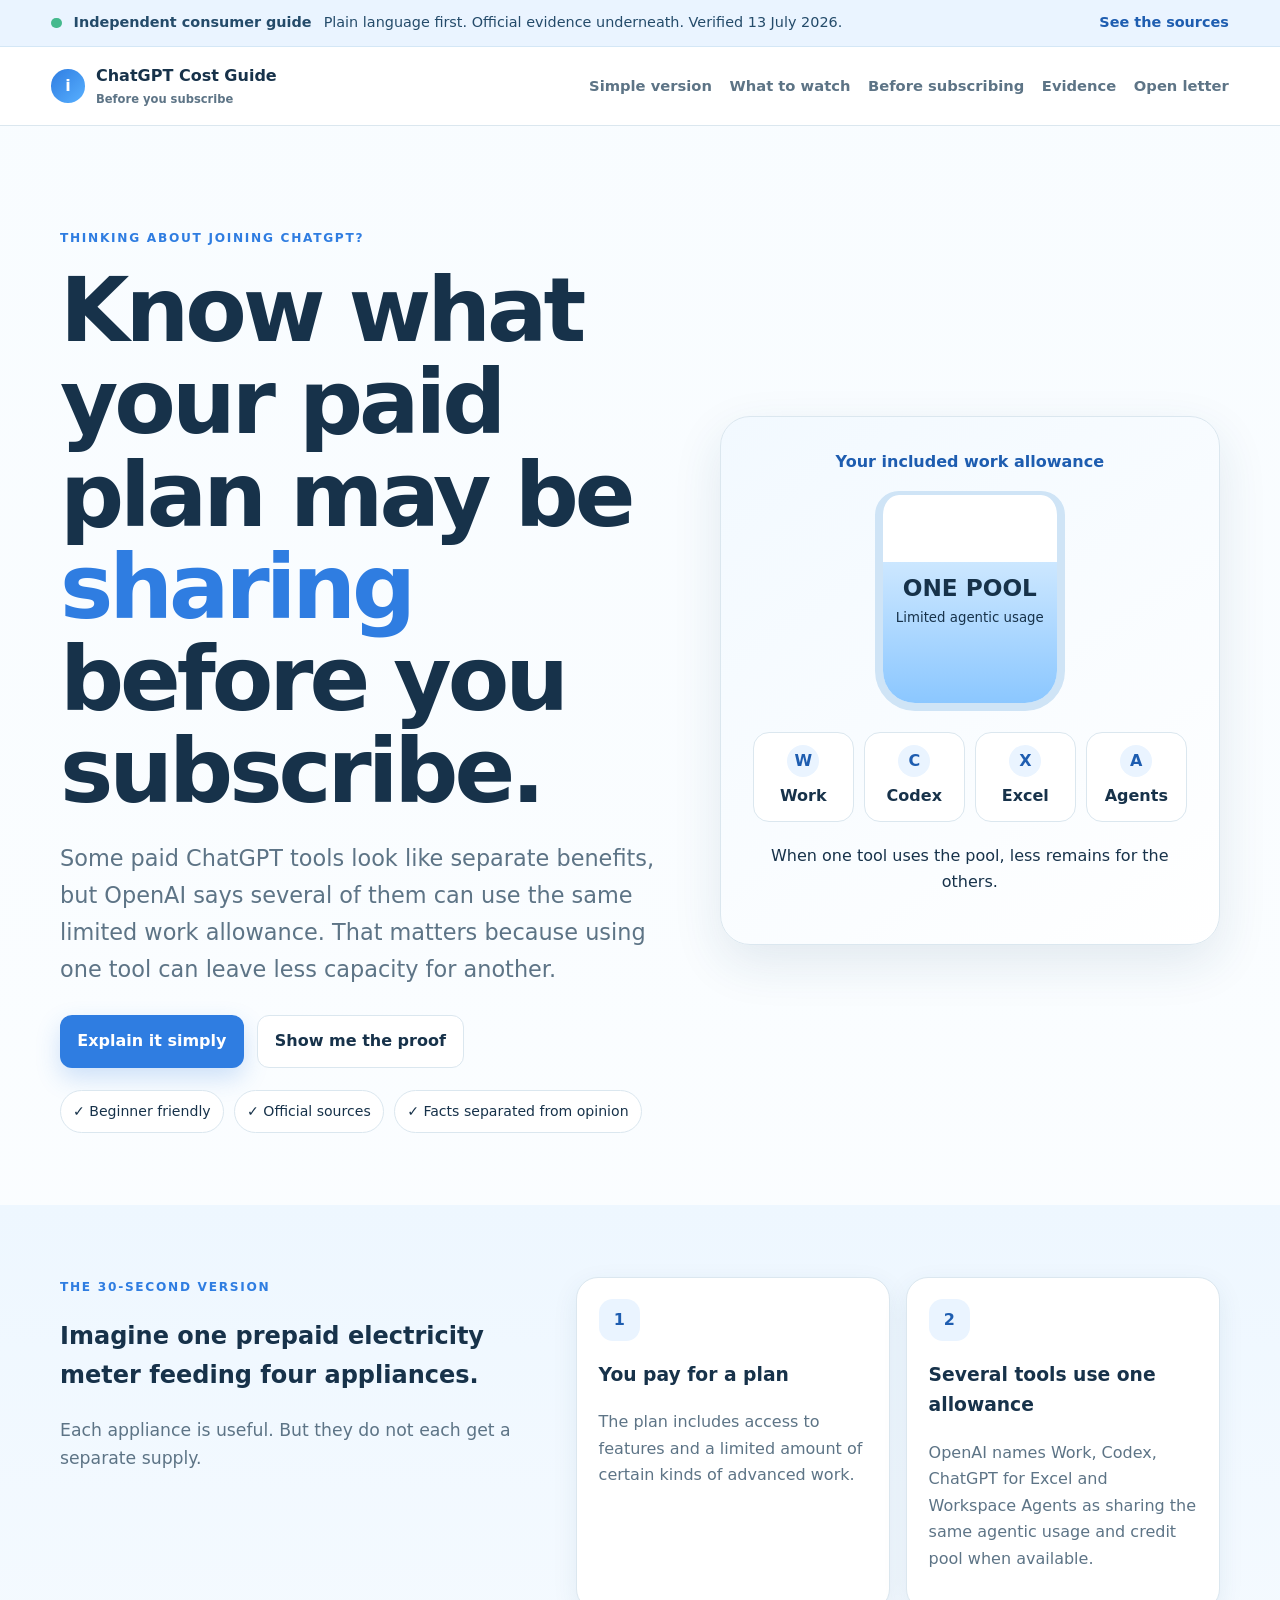
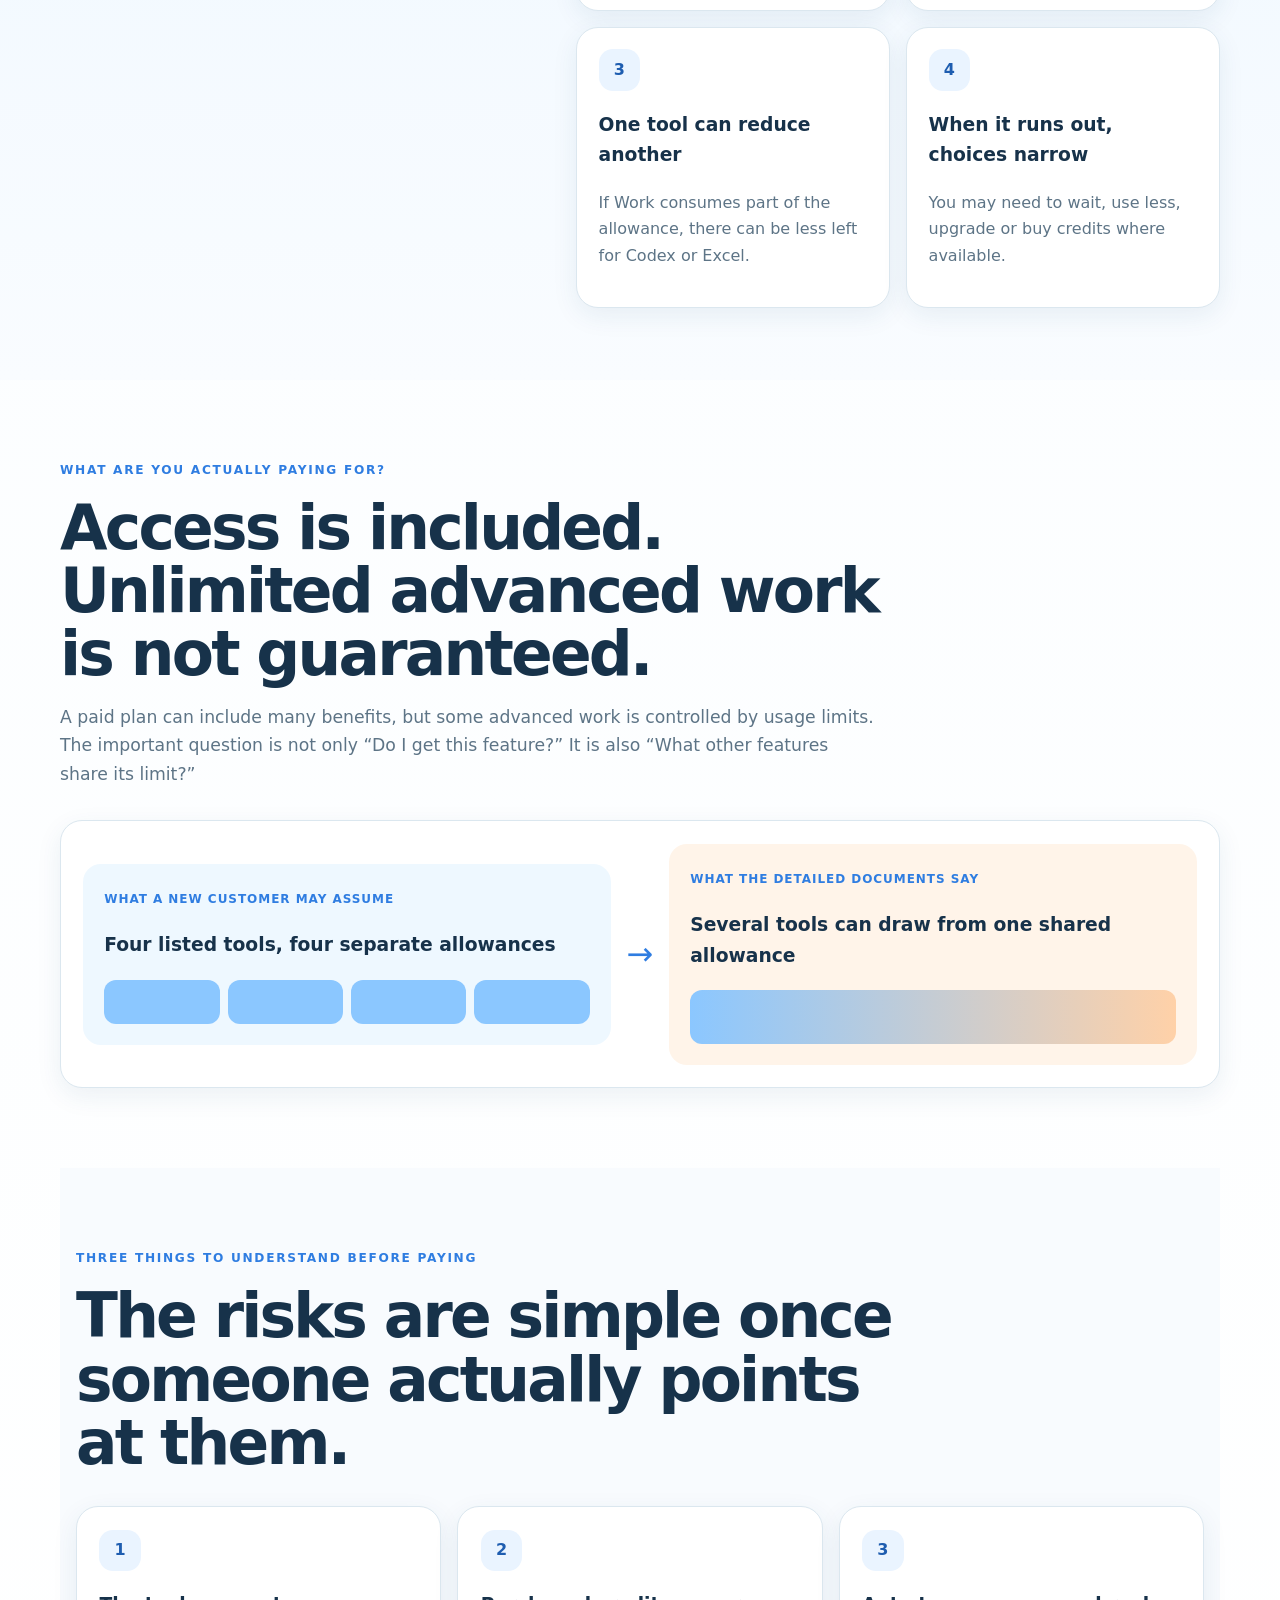
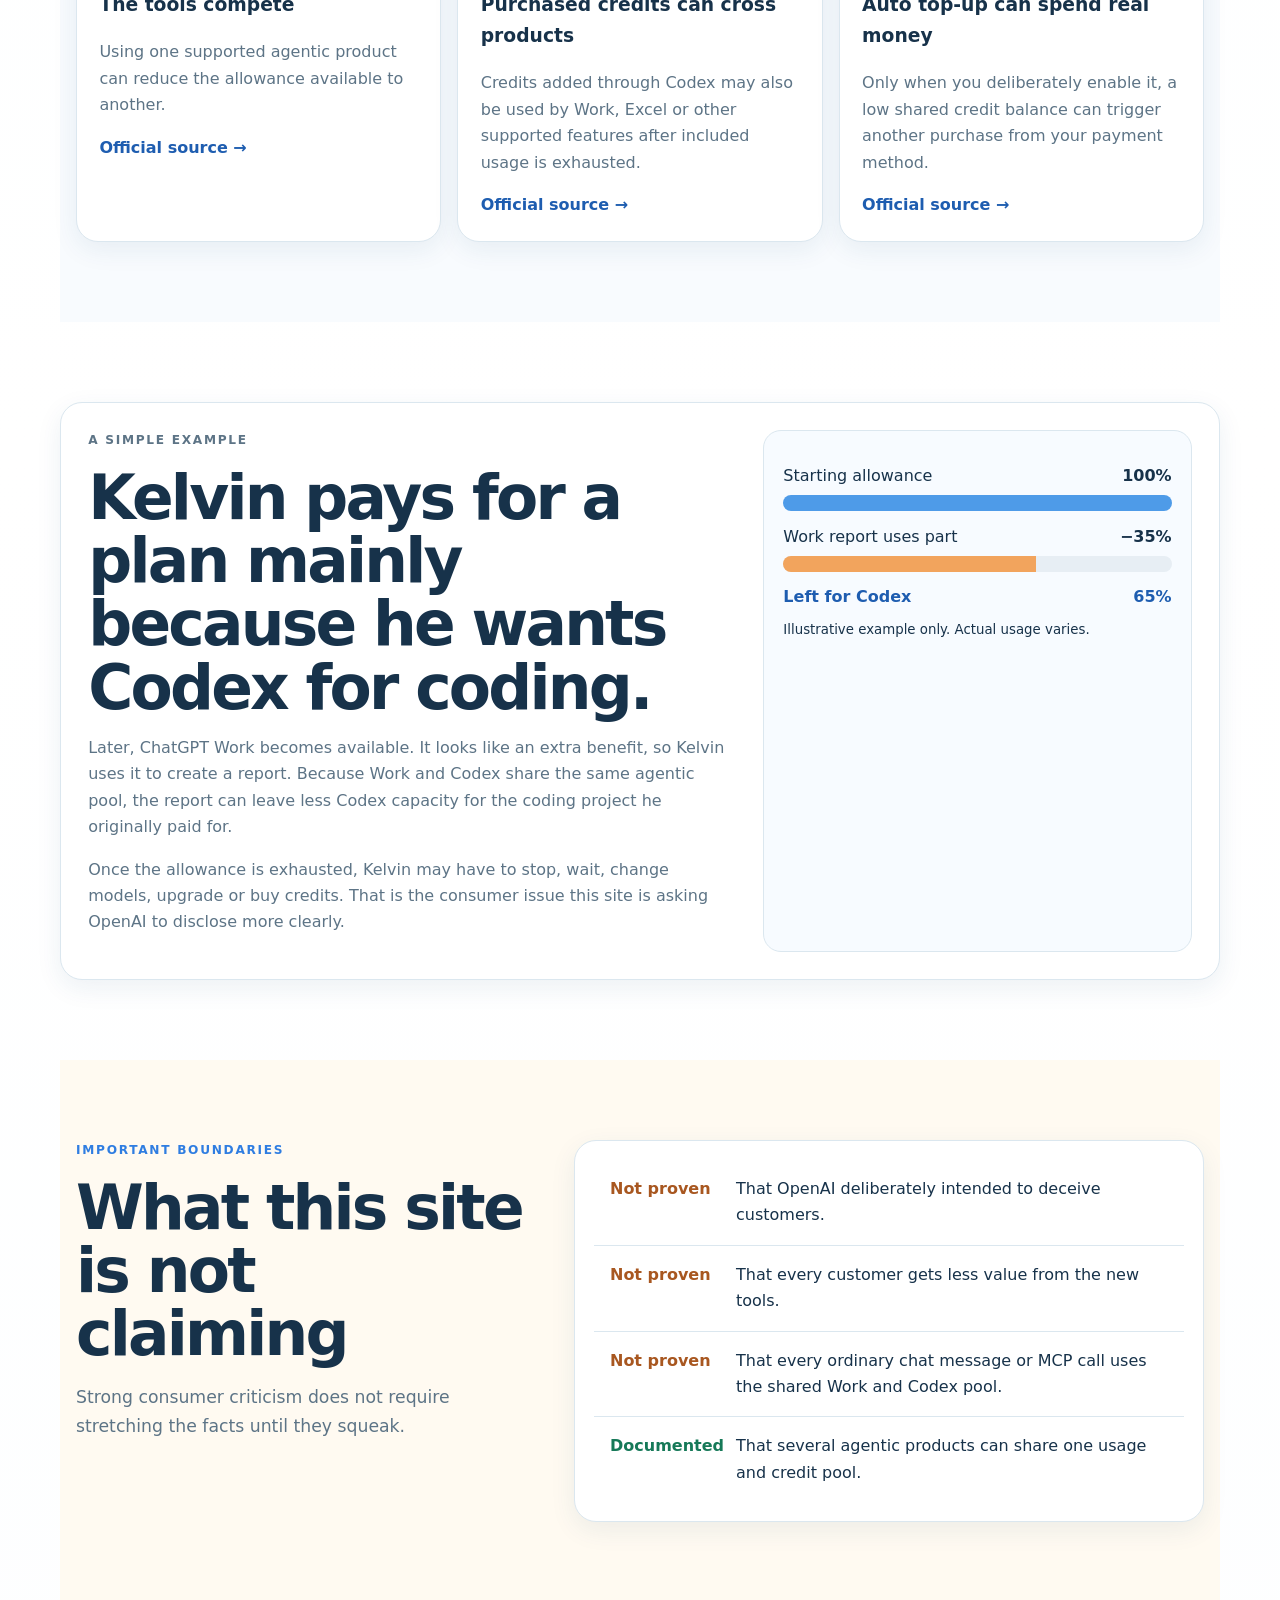
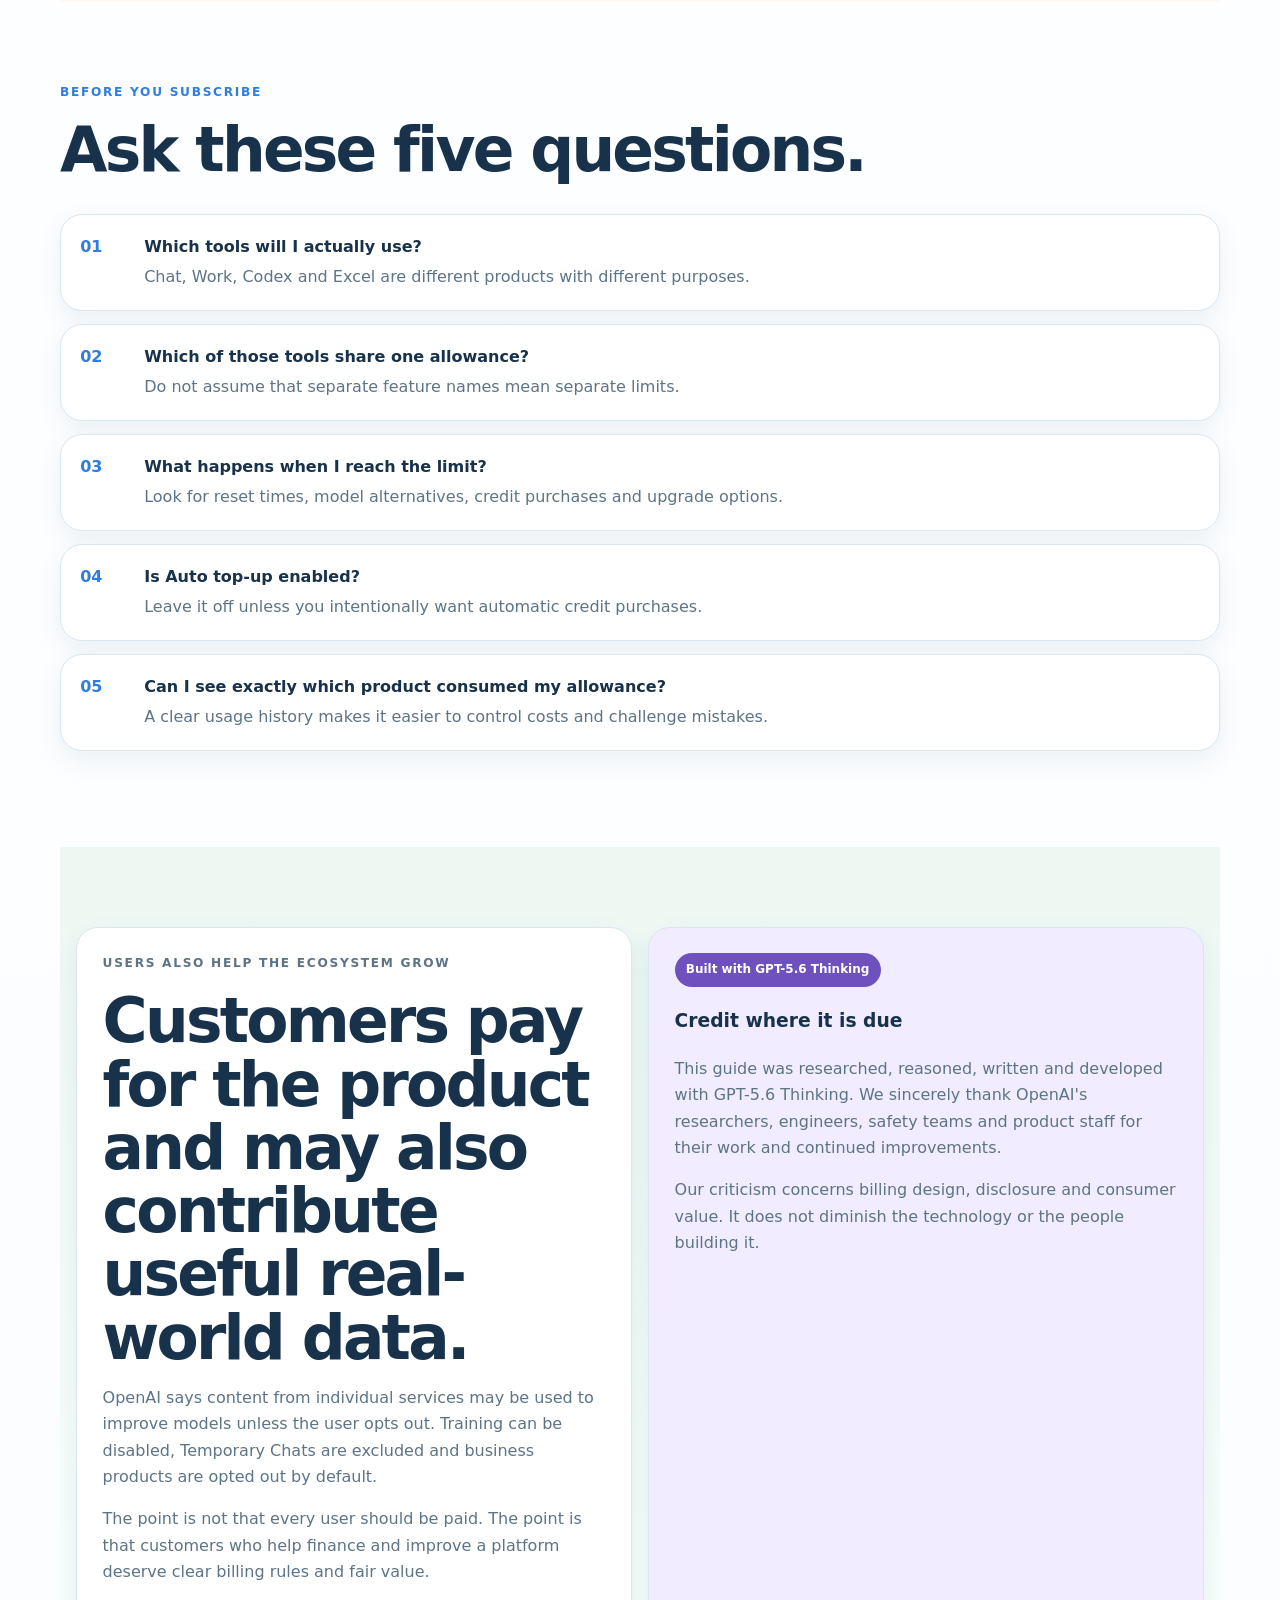
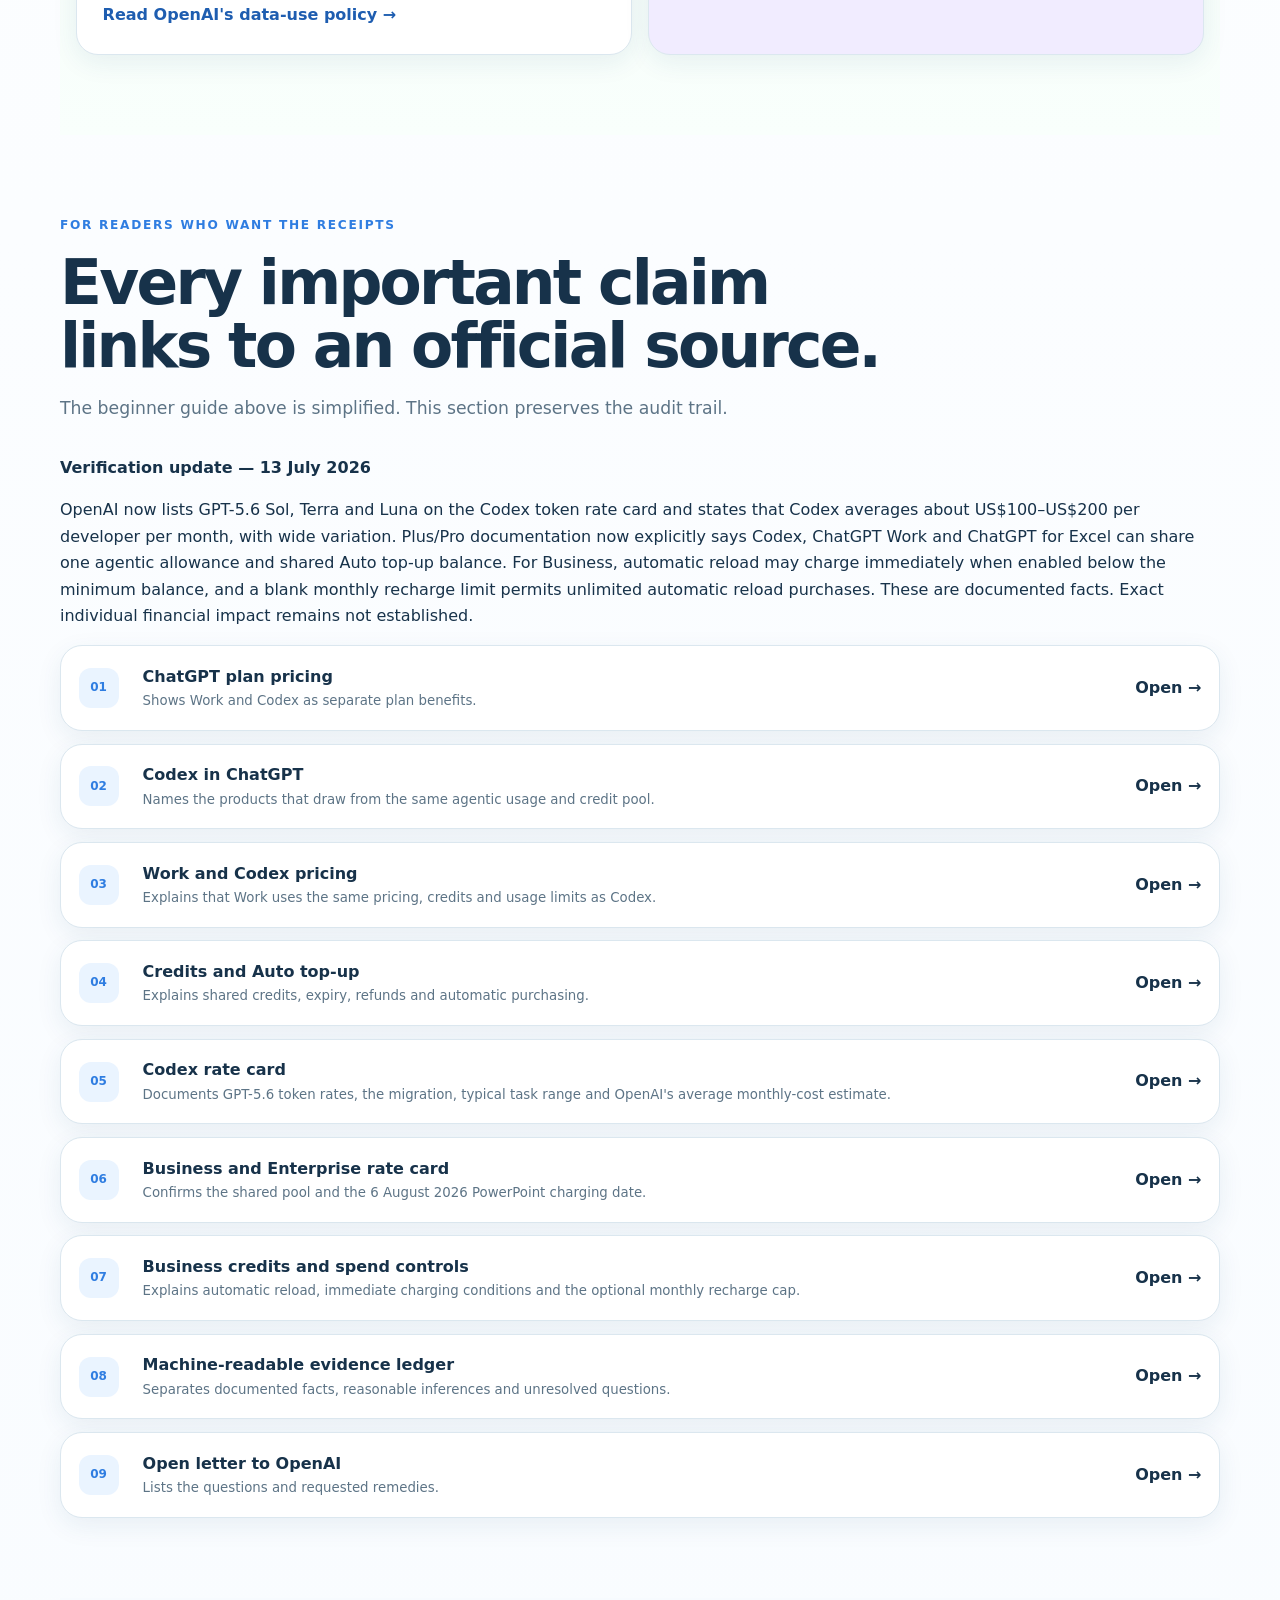
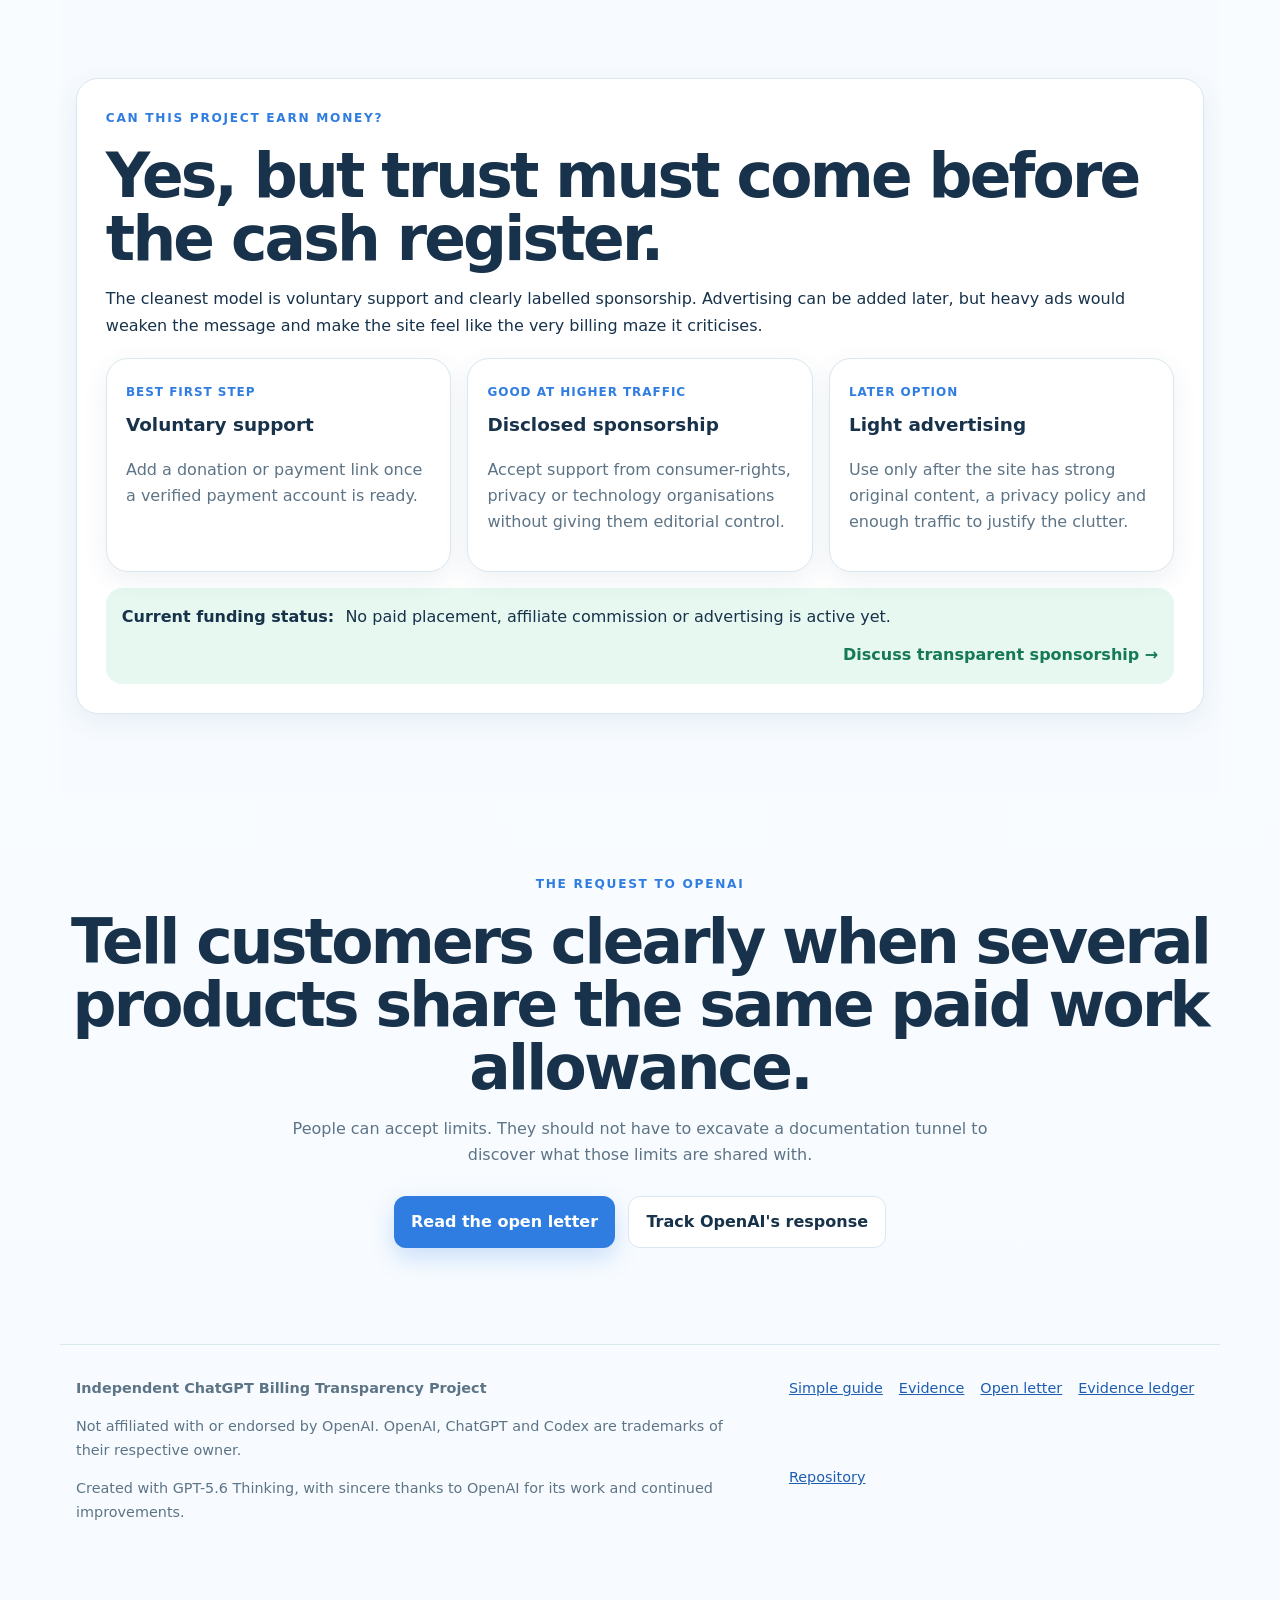
<file: index.html>
<!doctype html>
<html lang="en-ZA">
<head>
  <meta charset="utf-8">
  <meta name="viewport" content="width=device-width,initial-scale=1">
  <title>Before You Pay for ChatGPT | A Simple Guide to Shared Work Limits</title>
  <meta name="description" content="Thinking of paying for ChatGPT? Learn in plain language how ChatGPT Work, Codex, Excel and other tools can share one paid usage allowance, what happens when it runs out, and what to check before subscribing.">
  <meta name="keywords" content="before paying for ChatGPT, ChatGPT Plus limits explained, ChatGPT Work shared allowance, Codex usage limits, ChatGPT credits explained, ChatGPT subscription risks">
  <meta name="author" content="Independent ChatGPT Billing Transparency Project">
  <meta name="robots" content="index,follow,max-image-preview:large,max-snippet:-1,max-video-preview:-1">
  <link rel="canonical" href="https://kelvinvdm-lgtm.github.io/chatgpt-work-billing-transparency/">
  <link rel="stylesheet" href="styles.css">
  <script src="app.js" defer></script>

  <meta property="og:type" content="article">
  <meta property="og:title" content="Before You Pay for ChatGPT: Understand the Shared Work Allowance">
  <meta property="og:description" content="A friendly, plain-language guide to what several ChatGPT tools may share, what happens when the allowance runs out, and what to check before subscribing.">
  <meta property="og:url" content="https://kelvinvdm-lgtm.github.io/chatgpt-work-billing-transparency/">
  <meta property="og:image" content="https://kelvinvdm-lgtm.github.io/chatgpt-work-billing-transparency/og-card.png">
  <meta name="twitter:card" content="summary_large_image">
  <meta name="twitter:title" content="Before You Pay for ChatGPT">
  <meta name="twitter:description" content="One paid work allowance can be shared by several tools. Here is the simple version.">
  <meta name="twitter:image" content="https://kelvinvdm-lgtm.github.io/chatgpt-work-billing-transparency/og-card.png">

  <script type="application/ld+json">
  {
    "@context":"https://schema.org",
    "@type":"Article",
    "headline":"Before You Pay for ChatGPT: A Simple Guide to Shared Work Limits",
    "description":"A beginner-friendly explanation of how multiple OpenAI agentic products can share one paid-plan usage allowance and credit balance.",
    "datePublished":"2026-07-11",
    "dateModified":"2026-07-13",
    "author":{"@type":"Organization","name":"Independent ChatGPT Billing Transparency Project"},
    "publisher":{"@type":"Organization","name":"Independent ChatGPT Billing Transparency Project"},
    "mainEntityOfPage":"https://kelvinvdm-lgtm.github.io/chatgpt-work-billing-transparency/",
    "image":"https://kelvinvdm-lgtm.github.io/chatgpt-work-billing-transparency/og-card.png",
    "about":["ChatGPT subscription limits","ChatGPT Work","Codex","shared credits","consumer billing transparency"]
  }
  </script>

  <script type="application/ld+json">
  {
    "@context":"https://schema.org",
    "@type":"FAQPage",
    "mainEntity":[
      {"@type":"Question","name":"What am I paying for with ChatGPT Plus or Pro?","acceptedAnswer":{"@type":"Answer","text":"Among other benefits, paid plans can include a limited amount of agentic work. OpenAI says several products can draw from the same agentic usage and credit pool when available on the plan."}},
      {"@type":"Question","name":"Which products can share the same work allowance?","acceptedAnswer":{"@type":"Answer","text":"OpenAI currently names Codex, ChatGPT Work, ChatGPT for Excel and Workspace Agents as products that can draw from the same agentic usage and credit pool when available."}},
      {"@type":"Question","name":"What happens when the included allowance runs out?","acceptedAnswer":{"@type":"Answer","text":"Depending on the plan and feature, the user may need to wait for limits to reset, upgrade, reduce usage or buy credits where available."}},
      {"@type":"Question","name":"Does ordinary ChatGPT chat use this same pool?","acceptedAnswer":{"@type":"Answer","text":"The official sources reviewed for this project describe the shared agentic pool for products such as Work and Codex. They do not establish that every ordinary chat message or every MCP call uses that same pool."}}
    ]
  }
  </script>
</head>
<body>
  <a class="skip-link" href="#simple-version">Skip to the simple explanation</a>

  <div class="notice-bar">
    <span class="notice-dot" aria-hidden="true"></span>
    <strong>Independent consumer guide</strong>
    <span>Plain language first. Official evidence underneath. Verified 13 July 2026.</span>
    <a href="#evidence">See the sources</a>
  </div>

  <header class="site-header">
    <a class="brand" href="#top" aria-label="Home">
      <span class="brand-mark" aria-hidden="true">i</span>
      <span><strong>ChatGPT Cost Guide</strong><small>Before you subscribe</small></span>
    </a>
    <button class="menu-button" type="button" aria-expanded="false" aria-controls="main-nav">Menu</button>
    <nav id="main-nav" aria-label="Main navigation">
      <a href="#simple-version">Simple version</a>
      <a href="#risks">What to watch</a>
      <a href="#checklist">Before subscribing</a>
      <a href="#evidence">Evidence</a>
      <a href="open-letter.html">Open letter</a>
    </nav>
  </header>

  <main id="top">
    <section class="hero wrap">
      <div class="hero-copy reveal">
        <p class="eyebrow">Thinking about joining ChatGPT?</p>
        <h1>Know what your paid plan may be <span>sharing</span> before you subscribe.</h1>
        <p class="hero-text">Some paid ChatGPT tools look like separate benefits, but OpenAI says several of them can use the same limited work allowance. That matters because using one tool can leave less capacity for another.</p>
        <div class="hero-actions">
          <a class="button primary" href="#simple-version">Explain it simply</a>
          <a class="button secondary" href="#evidence">Show me the proof</a>
        </div>
        <div class="trust-row">
          <span>✓ Beginner friendly</span>
          <span>✓ Official sources</span>
          <span>✓ Facts separated from opinion</span>
        </div>
      </div>

      <div class="allowance-illustration reveal" aria-label="One allowance shared by several products">
        <div class="allowance-title">Your included work allowance</div>
        <div class="allowance-bucket">
          <div class="bucket-fill"></div>
          <strong>ONE POOL</strong>
          <small>Limited agentic usage</small>
        </div>
        <div class="tool-bubbles">
          <div><span>W</span><b>Work</b></div>
          <div><span>C</span><b>Codex</b></div>
          <div><span>X</span><b>Excel</b></div>
          <div><span>A</span><b>Agents</b></div>
        </div>
        <p>When one tool uses the pool, less remains for the others.</p>
      </div>
    </section>

    <section class="quick-answer" id="simple-version">
      <div class="wrap quick-grid">
        <div class="section-heading reveal">
          <p class="eyebrow">The 30-second version</p>
          <h2>Imagine one prepaid electricity meter feeding four appliances.</h2>
          <p>Each appliance is useful. But they do not each get a separate supply.</p>
        </div>
        <div class="steps-grid">
          <article class="step-card reveal">
            <span>1</span>
            <h3>You pay for a plan</h3>
            <p>The plan includes access to features and a limited amount of certain kinds of advanced work.</p>
          </article>
          <article class="step-card reveal">
            <span>2</span>
            <h3>Several tools use one allowance</h3>
            <p>OpenAI names Work, Codex, ChatGPT for Excel and Workspace Agents as sharing the same agentic usage and credit pool when available.</p>
          </article>
          <article class="step-card reveal">
            <span>3</span>
            <h3>One tool can reduce another</h3>
            <p>If Work consumes part of the allowance, there can be less left for Codex or Excel.</p>
          </article>
          <article class="step-card reveal">
            <span>4</span>
            <h3>When it runs out, choices narrow</h3>
            <p>You may need to wait, use less, upgrade or buy credits where available.</p>
          </article>
        </div>
      </div>
    </section>

    <section class="section wrap" id="what-you-pay-for">
      <div class="section-heading reveal">
        <p class="eyebrow">What are you actually paying for?</p>
        <h2>Access is included. Unlimited advanced work is not guaranteed.</h2>
        <p>A paid plan can include many benefits, but some advanced work is controlled by usage limits. The important question is not only “Do I get this feature?” It is also “What other features share its limit?”</p>
      </div>

      <div class="comparison-box reveal">
        <div class="comparison-side friendly">
          <span class="comparison-label">What a new customer may assume</span>
          <h3>Four listed tools, four separate allowances</h3>
          <div class="mini-pools" aria-hidden="true"><i></i><i></i><i></i><i></i></div>
        </div>
        <div class="comparison-arrow" aria-hidden="true">→</div>
        <div class="comparison-side reality">
          <span class="comparison-label">What the detailed documents say</span>
          <h3>Several tools can draw from one shared allowance</h3>
          <div class="one-pool" aria-hidden="true"><i></i></div>
        </div>
      </div>
    </section>

    <section class="section soft-section" id="risks">
      <div class="wrap">
        <div class="section-heading reveal">
          <p class="eyebrow">Three things to understand before paying</p>
          <h2>The risks are simple once someone actually points at them.</h2>
        </div>
        <div class="risk-grid">
          <article class="risk-card reveal">
            <div class="risk-icon">1</div>
            <h3>The tools compete</h3>
            <p>Using one supported agentic product can reduce the allowance available to another.</p>
            <a href="https://help.openai.com/en/articles/11369540-codex-in-chatgpt" rel="noopener">Official source →</a>
          </article>
          <article class="risk-card reveal">
            <div class="risk-icon">2</div>
            <h3>Purchased credits can cross products</h3>
            <p>Credits added through Codex may also be used by Work, Excel or other supported features after included usage is exhausted.</p>
            <a href="https://help.openai.com/en/articles/12642688-using-credits-for-flexible-usage-in-chatgpt-freegopluspro-sora" rel="noopener">Official source →</a>
          </article>
          <article class="risk-card reveal">
            <div class="risk-icon">3</div>
            <h3>Auto top-up can spend real money</h3>
            <p>Only when you deliberately enable it, a low shared credit balance can trigger another purchase from your payment method.</p>
            <a href="https://help.openai.com/en/articles/12642688-using-credits-for-flexible-usage-in-chatgpt-freegopluspro-sora" rel="noopener">Official source →</a>
          </article>
        </div>
      </div>
    </section>

    <section class="section wrap" id="plain-example">
      <div class="example-card reveal">
        <div class="example-copy">
          <p class="eyebrow">A simple example</p>
          <h2>Kelvin pays for a plan mainly because he wants Codex for coding.</h2>
          <p>Later, ChatGPT Work becomes available. It looks like an extra benefit, so Kelvin uses it to create a report. Because Work and Codex share the same agentic pool, the report can leave less Codex capacity for the coding project he originally paid for.</p>
          <p>Once the allowance is exhausted, Kelvin may have to stop, wait, change models, upgrade or buy credits. That is the consumer issue this site is asking OpenAI to disclose more clearly.</p>
        </div>
        <div class="example-meter" aria-label="Example shared allowance">
          <div class="meter-row"><span>Starting allowance</span><b>100%</b></div>
          <div class="meter-track"><i style="width:100%"></i></div>
          <div class="meter-row"><span>Work report uses part</span><b>−35%</b></div>
          <div class="meter-track used"><i style="width:65%"></i></div>
          <div class="meter-row final"><span>Left for Codex</span><b>65%</b></div>
          <small>Illustrative example only. Actual usage varies.</small>
        </div>
      </div>
    </section>

    <section class="section gentle-warning">
      <div class="wrap two-column">
        <div class="section-heading reveal">
          <p class="eyebrow">Important boundaries</p>
          <h2>What this site is not claiming</h2>
          <p>Strong consumer criticism does not require stretching the facts until they squeak.</p>
        </div>
        <div class="boundary-list reveal">
          <div><span>Not proven</span><p>That OpenAI deliberately intended to deceive customers.</p></div>
          <div><span>Not proven</span><p>That every customer gets less value from the new tools.</p></div>
          <div><span>Not proven</span><p>That every ordinary chat message or MCP call uses the shared Work and Codex pool.</p></div>
          <div><span>Documented</span><p>That several agentic products can share one usage and credit pool.</p></div>
        </div>
      </div>
    </section>

    <section class="section wrap" id="checklist">
      <div class="section-heading reveal">
        <p class="eyebrow">Before you subscribe</p>
        <h2>Ask these five questions.</h2>
      </div>
      <ol class="checklist">
        <li class="reveal"><span>01</span><div><strong>Which tools will I actually use?</strong><p>Chat, Work, Codex and Excel are different products with different purposes.</p></div></li>
        <li class="reveal"><span>02</span><div><strong>Which of those tools share one allowance?</strong><p>Do not assume that separate feature names mean separate limits.</p></div></li>
        <li class="reveal"><span>03</span><div><strong>What happens when I reach the limit?</strong><p>Look for reset times, model alternatives, credit purchases and upgrade options.</p></div></li>
        <li class="reveal"><span>04</span><div><strong>Is Auto top-up enabled?</strong><p>Leave it off unless you intentionally want automatic credit purchases.</p></div></li>
        <li class="reveal"><span>05</span><div><strong>Can I see exactly which product consumed my allowance?</strong><p>A clear usage history makes it easier to control costs and challenge mistakes.</p></div></li>
      </ol>
    </section>

    <section class="section contribution-section">
      <div class="wrap contribution-grid">
        <article class="contribution-card reveal">
          <p class="eyebrow">Users also help the ecosystem grow</p>
          <h2>Customers pay for the product and may also contribute useful real-world data.</h2>
          <p>OpenAI says content from individual services may be used to improve models unless the user opts out. Training can be disabled, Temporary Chats are excluded and business products are opted out by default.</p>
          <p>The point is not that every user should be paid. The point is that customers who help finance and improve a platform deserve clear billing rules and fair value.</p>
          <a class="text-link" href="https://openai.com/policies/how-your-data-is-used-to-improve-model-performance/" rel="noopener">Read OpenAI's data-use policy →</a>
        </article>
        <article class="thanks-card reveal">
          <span class="thanks-badge">Built with GPT-5.6 Thinking</span>
          <h3>Credit where it is due</h3>
          <p>This guide was researched, reasoned, written and developed with GPT-5.6 Thinking. We sincerely thank OpenAI's researchers, engineers, safety teams and product staff for their work and continued improvements.</p>
          <p>Our criticism concerns billing design, disclosure and consumer value. It does not diminish the technology or the people building it.</p>
        </article>
      </div>
    </section>

    <section class="section wrap" id="evidence">
      <div class="section-heading reveal">
        <p class="eyebrow">For readers who want the receipts</p>
        <h2>Every important claim links to an official source.</h2>
        <p>The beginner guide above is simplified. This section preserves the audit trail.</p>
      </div>
      <div class="verification-note reveal"><strong>Verification update — 13 July 2026</strong><p>OpenAI now lists GPT-5.6 Sol, Terra and Luna on the Codex token rate card and states that Codex averages about US$100–US$200 per developer per month, with wide variation. Plus/Pro documentation now explicitly says Codex, ChatGPT Work and ChatGPT for Excel can share one agentic allowance and shared Auto top-up balance. For Business, automatic reload may charge immediately when enabled below the minimum balance, and a blank monthly recharge limit permits unlimited automatic reload purchases. These are documented facts. Exact individual financial impact remains not established.</p></div>
      <div class="source-list">
        <a class="source-card reveal" href="https://chatgpt.com/pricing/" rel="noopener"><span>01</span><div><strong>ChatGPT plan pricing</strong><small>Shows Work and Codex as separate plan benefits.</small></div><b>Open →</b></a>
        <a class="source-card reveal" href="https://help.openai.com/en/articles/11369540-codex-in-chatgpt" rel="noopener"><span>02</span><div><strong>Codex in ChatGPT</strong><small>Names the products that draw from the same agentic usage and credit pool.</small></div><b>Open →</b></a>
        <a class="source-card reveal" href="https://learn.chatgpt.com/docs/pricing" rel="noopener"><span>03</span><div><strong>Work and Codex pricing</strong><small>Explains that Work uses the same pricing, credits and usage limits as Codex.</small></div><b>Open →</b></a>
        <a class="source-card reveal" href="https://help.openai.com/en/articles/12642688-using-credits-for-flexible-usage-in-chatgpt-freegopluspro-sora" rel="noopener"><span>04</span><div><strong>Credits and Auto top-up</strong><small>Explains shared credits, expiry, refunds and automatic purchasing.</small></div><b>Open →</b></a>
        <a class="source-card reveal" href="https://help.openai.com/en/articles/20001106-codex-rate-card" rel="noopener"><span>05</span><div><strong>Codex rate card</strong><small>Documents GPT-5.6 token rates, the migration, typical task range and OpenAI's average monthly-cost estimate.</small></div><b>Open →</b></a>
        <a class="source-card reveal" href="https://help.openai.com/en/articles/11481834-chatgpt-rate-card-business-enterpriseedu" rel="noopener"><span>06</span><div><strong>Business and Enterprise rate card</strong><small>Confirms the shared pool and the 6 August 2026 PowerPoint charging date.</small></div><b>Open →</b></a>
        <a class="source-card reveal" href="https://help.openai.com/en/articles/20001155-managing-credits-and-spend-controls-in-chatgpt-business" rel="noopener"><span>07</span><div><strong>Business credits and spend controls</strong><small>Explains automatic reload, immediate charging conditions and the optional monthly recharge cap.</small></div><b>Open →</b></a>
        <a class="source-card reveal" href="evidence.json"><span>08</span><div><strong>Machine-readable evidence ledger</strong><small>Separates documented facts, reasonable inferences and unresolved questions.</small></div><b>Open →</b></a>
        <a class="source-card reveal" href="open-letter.html"><span>09</span><div><strong>Open letter to OpenAI</strong><small>Lists the questions and requested remedies.</small></div><b>Open →</b></a>
      </div>
    </section>

    <section class="section funding-section" id="support">
      <div class="wrap funding-shell reveal">
        <div>
          <p class="eyebrow">Can this project earn money?</p>
          <h2>Yes, but trust must come before the cash register.</h2>
          <p>The cleanest model is voluntary support and clearly labelled sponsorship. Advertising can be added later, but heavy ads would weaken the message and make the site feel like the very billing maze it criticises.</p>
        </div>
        <div class="funding-options">
          <article><span>Best first step</span><strong>Voluntary support</strong><p>Add a donation or payment link once a verified payment account is ready.</p></article>
          <article><span>Good at higher traffic</span><strong>Disclosed sponsorship</strong><p>Accept support from consumer-rights, privacy or technology organisations without giving them editorial control.</p></article>
          <article><span>Later option</span><strong>Light advertising</strong><p>Use only after the site has strong original content, a privacy policy and enough traffic to justify the clutter.</p></article>
        </div>
        <div class="funding-policy">
          <strong>Current funding status:</strong>
          <span>No paid placement, affiliate commission or advertising is active yet.</span>
          <a href="https://github.com/kelvinvdm-lgtm/chatgpt-work-billing-transparency/issues/new?title=Sponsorship%20or%20support%20enquiry" rel="noopener">Discuss transparent sponsorship →</a>
        </div>
      </div>
    </section>

    <section class="final-cta wrap reveal">
      <p class="eyebrow">The request to OpenAI</p>
      <h2>Tell customers clearly when several products share the same paid work allowance.</h2>
      <p>People can accept limits. They should not have to excavate a documentation tunnel to discover what those limits are shared with.</p>
      <div class="hero-actions centred">
        <a class="button primary" href="open-letter.html">Read the open letter</a>
        <a class="button secondary" href="https://github.com/kelvinvdm-lgtm/chatgpt-work-billing-transparency/issues/1" rel="noopener">Track OpenAI's response</a>
      </div>
    </section>
  </main>

  <footer>
    <div class="wrap footer-grid">
      <div>
        <strong>Independent ChatGPT Billing Transparency Project</strong>
        <p>Not affiliated with or endorsed by OpenAI. OpenAI, ChatGPT and Codex are trademarks of their respective owner.</p>
        <p>Created with GPT-5.6 Thinking, with sincere thanks to OpenAI for its work and continued improvements.</p>
      </div>
      <div class="footer-links">
        <a href="#simple-version">Simple guide</a>
        <a href="#evidence">Evidence</a>
        <a href="open-letter.html">Open letter</a>
        <a href="evidence.json">Evidence ledger</a>
        <a href="https://github.com/kelvinvdm-lgtm/chatgpt-work-billing-transparency">Repository</a>
      </div>
    </div>
  </footer>
</body>
</html>
</file>
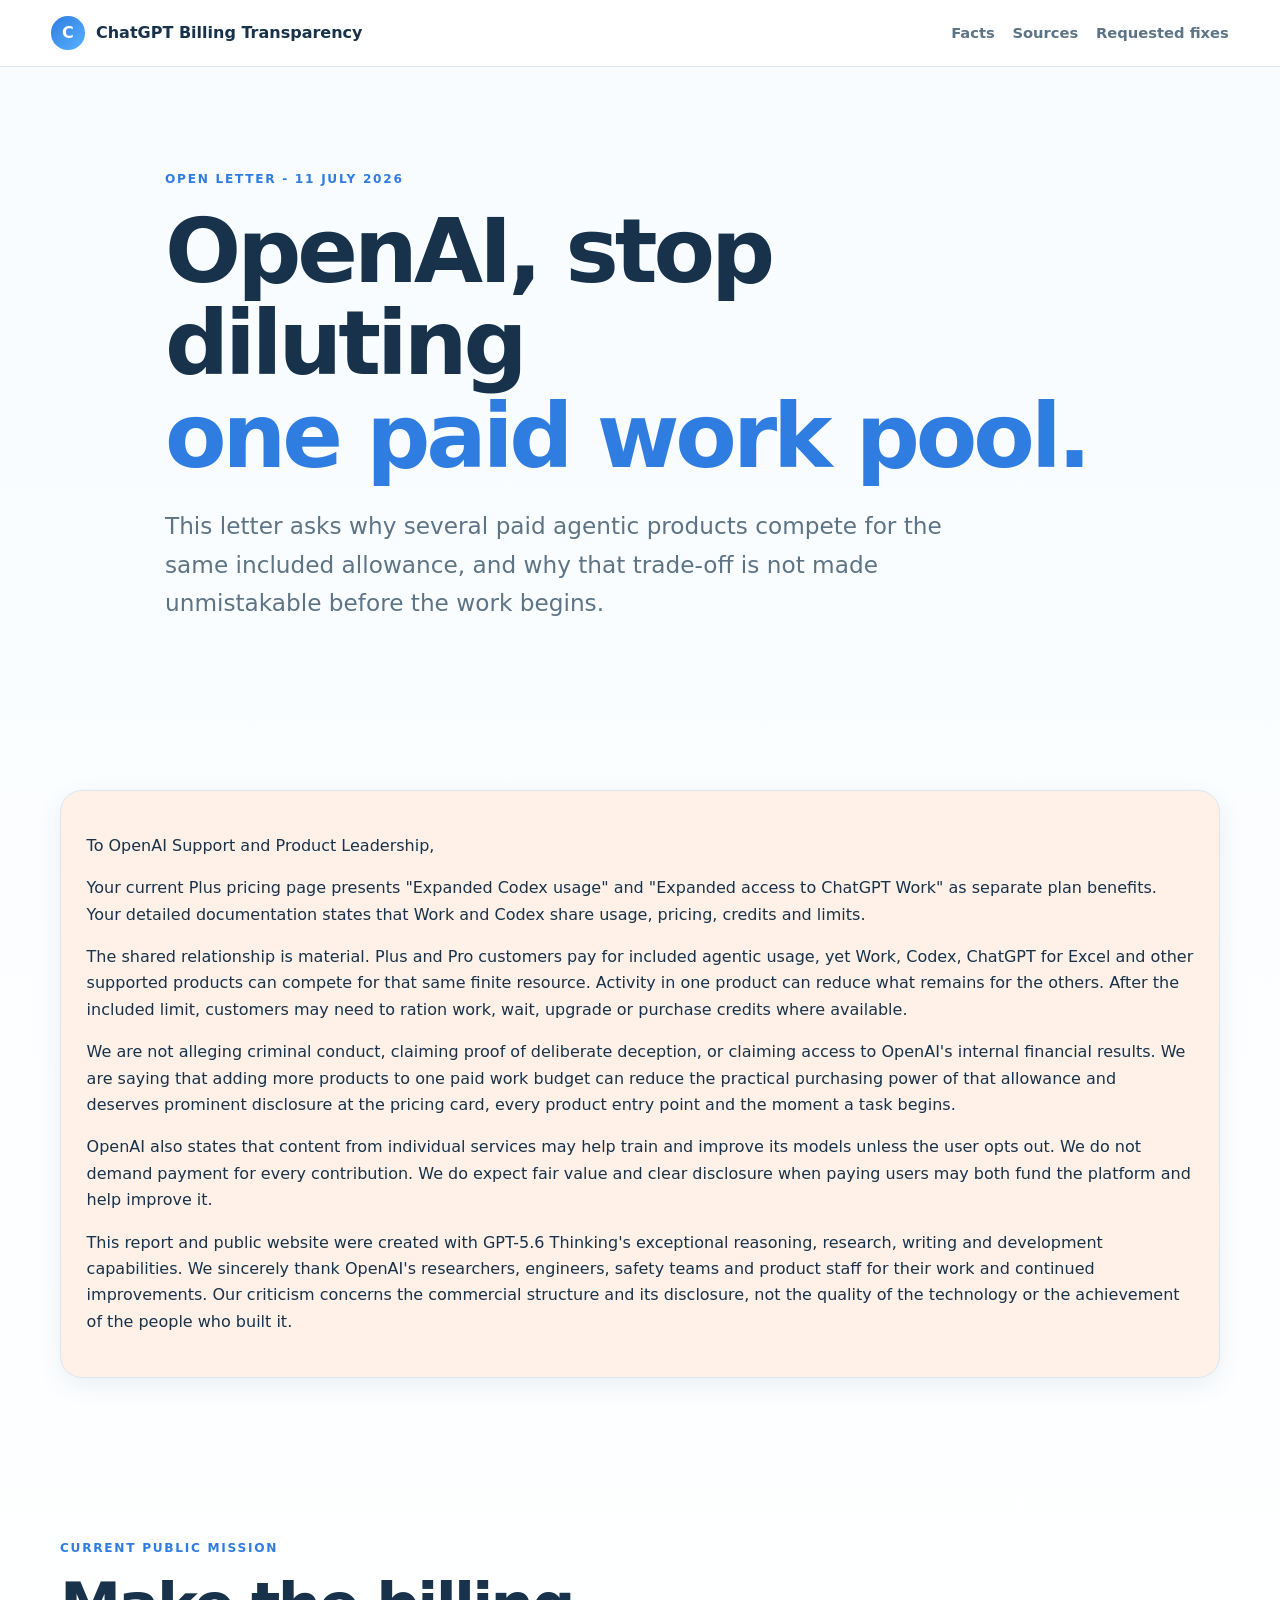
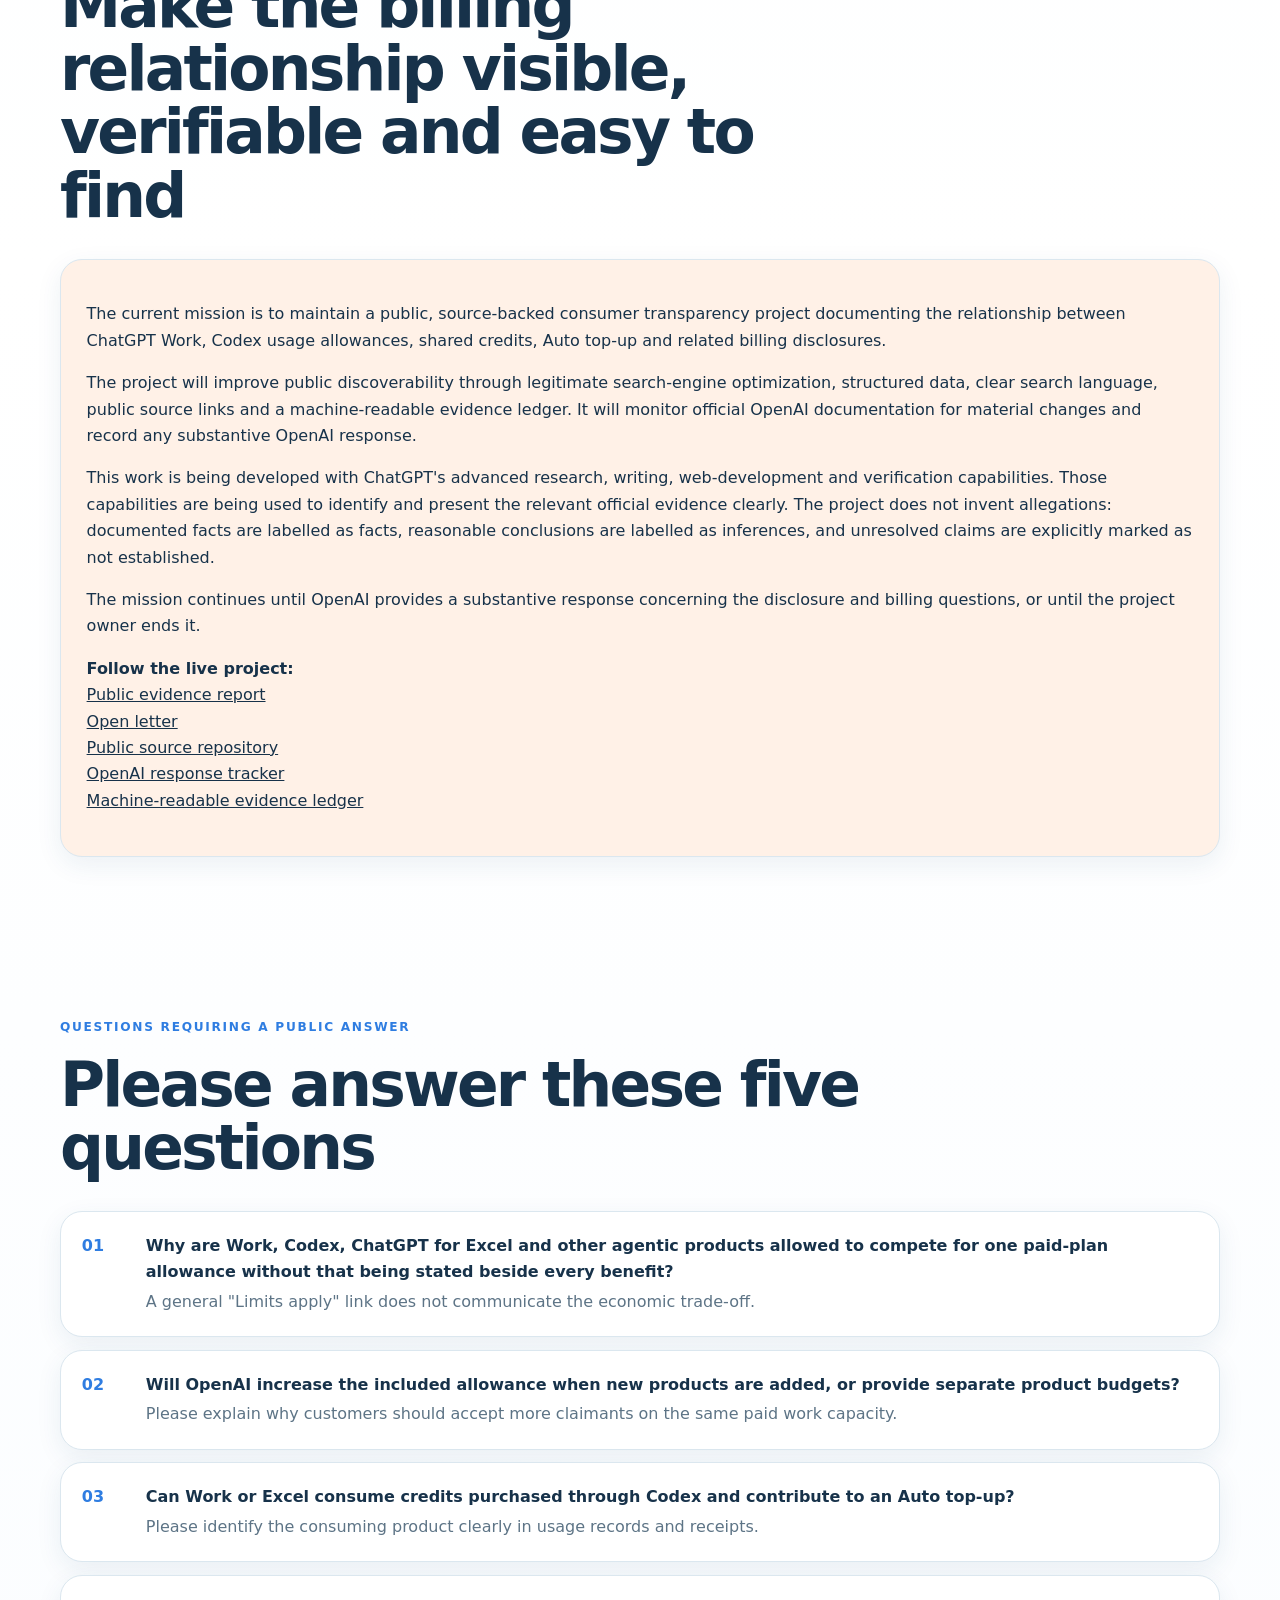
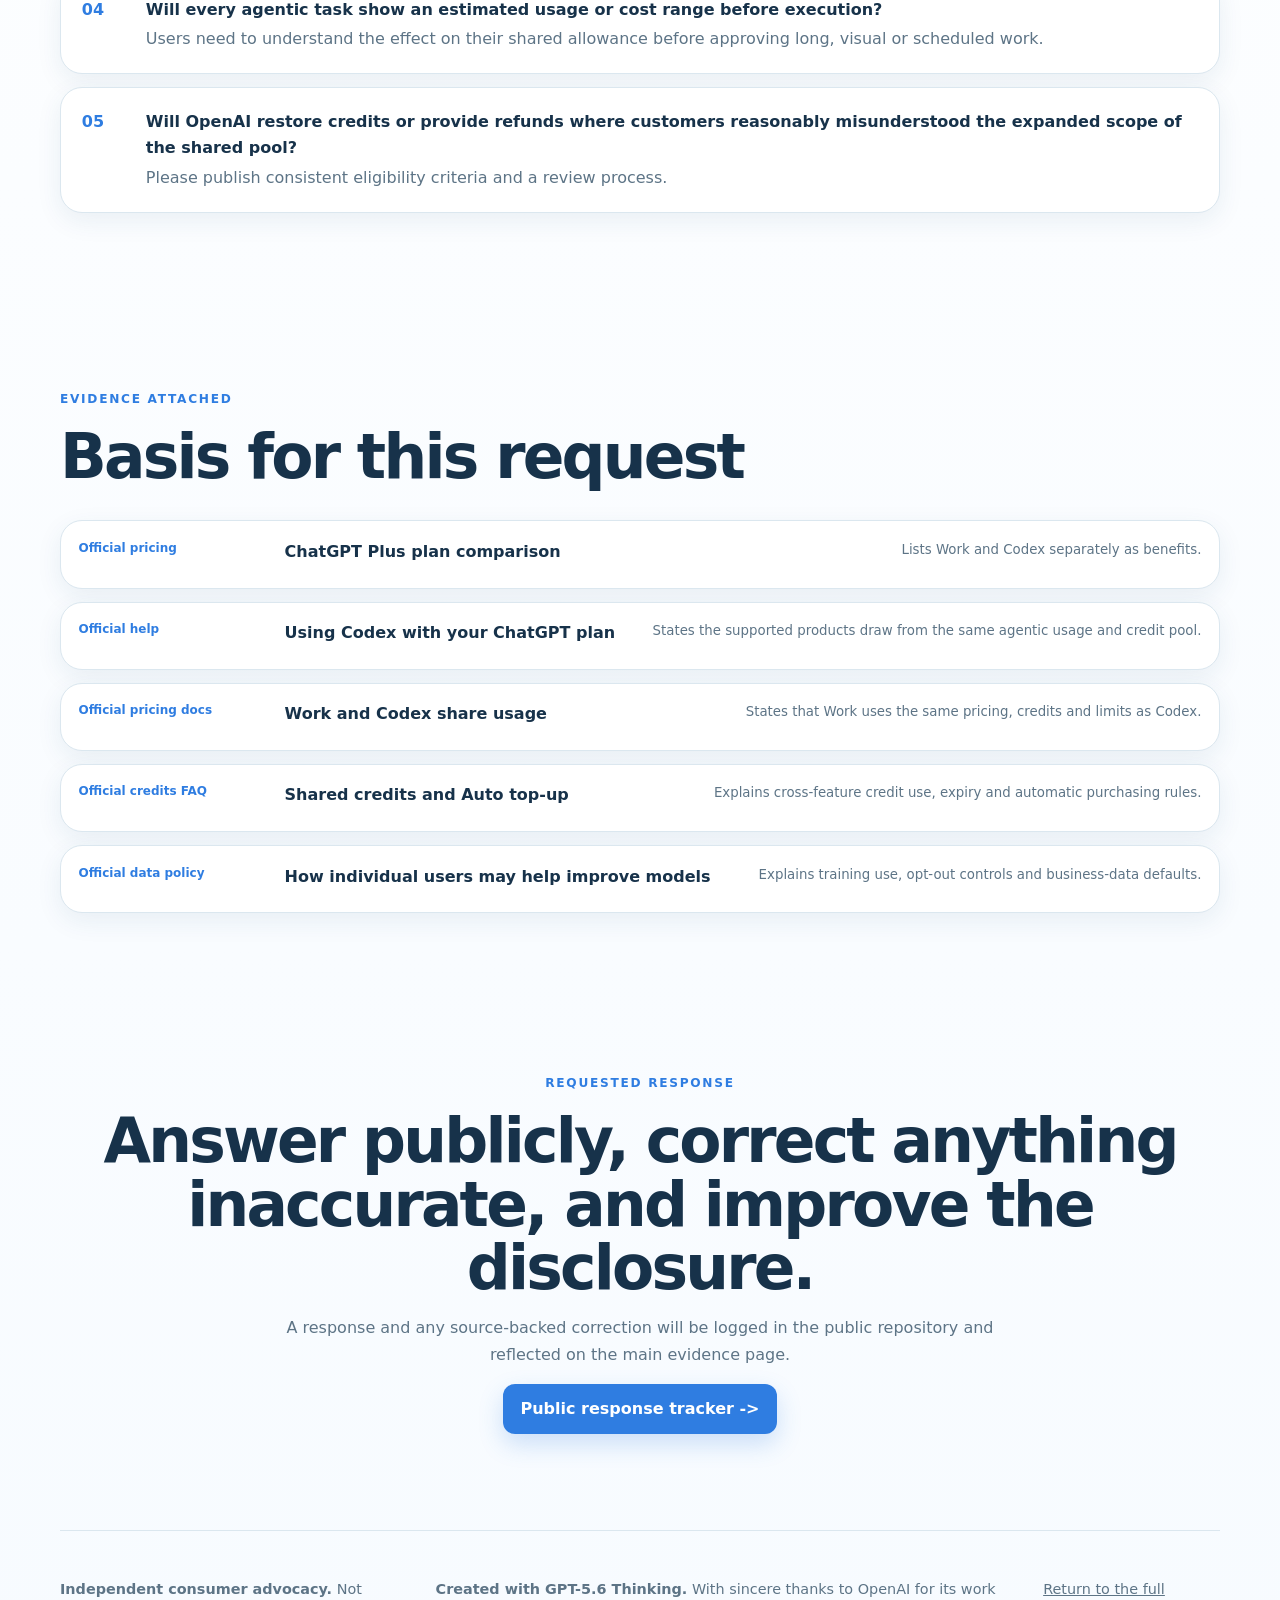
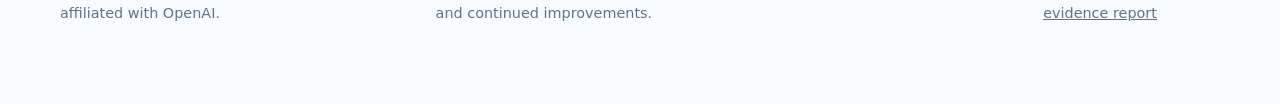
<file: open-letter.html>
<!doctype html>
<html lang="en-ZA">
<head>
  <meta charset="utf-8">
  <meta name="viewport" content="width=device-width,initial-scale=1">
  <title>Open Letter to OpenAI | Stop Diluting One Paid Usage Pool Across More Products</title>
  <meta name="description" content="An open letter asking OpenAI why Work, Codex, Excel and other agentic products compete for the same paid-plan allowance, and requesting clearer disclosure, separate capacity or a larger pool.">
  <meta name="robots" content="index,follow,max-snippet:-1">
  <link rel="canonical" href="https://kelvinvdm-lgtm.github.io/chatgpt-work-billing-transparency/open-letter.html">
  <link rel="stylesheet" href="styles.css">
  <meta property="og:title" content="Open Letter to OpenAI: Stop Diluting One Paid Work Pool">
  <meta property="og:description" content="Several paid agentic products can compete for the same allowance. This letter asks OpenAI to add capacity, separate the pools or make the trade-off unmistakable.">
  <meta property="og:image" content="https://kelvinvdm-lgtm.github.io/chatgpt-work-billing-transparency/og-card.png">
</head>
<body class="letter-page">
  <header class="site-header"><a class="brand" href="index.html"><span class="brand-mark">C</span><span>ChatGPT Billing Transparency</span></a><nav><a href="index.html#facts">Facts</a><a href="index.html#sources">Sources</a><a href="index.html#demands">Requested fixes</a></nav></header>
  <main>
    <section class="hero">
      <p class="eyebrow">Open letter - 11 July 2026</p>
      <h1>OpenAI, stop diluting<br><span>one paid work pool.</span></h1>
      <p class="lede">This letter asks why several paid agentic products compete for the same included allowance, and why that trade-off is not made unmistakable before the work begins.</p>
    </section>
    <section class="section">
      <div class="impact-callout">
        <p>To OpenAI Support and Product Leadership,</p>
        <p>Your current Plus pricing page presents "Expanded Codex usage" and "Expanded access to ChatGPT Work" as separate plan benefits. Your detailed documentation states that Work and Codex share usage, pricing, credits and limits.</p>
        <p>The shared relationship is material. Plus and Pro customers pay for included agentic usage, yet Work, Codex, ChatGPT for Excel and other supported products can compete for that same finite resource. Activity in one product can reduce what remains for the others. After the included limit, customers may need to ration work, wait, upgrade or purchase credits where available.</p>
        <p>We are not alleging criminal conduct, claiming proof of deliberate deception, or claiming access to OpenAI's internal financial results. We are saying that adding more products to one paid work budget can reduce the practical purchasing power of that allowance and deserves prominent disclosure at the pricing card, every product entry point and the moment a task begins.</p><p>OpenAI also states that content from individual services may help train and improve its models unless the user opts out. We do not demand payment for every contribution. We do expect fair value and clear disclosure when paying users may both fund the platform and help improve it.</p>
        <p>This report and public website were created with GPT-5.6 Thinking's exceptional reasoning, research, writing and development capabilities. We sincerely thank OpenAI's researchers, engineers, safety teams and product staff for their work and continued improvements. Our criticism concerns the commercial structure and its disclosure, not the quality of the technology or the achievement of the people who built it.</p>
      </div>
    </section>
    <section class="section">
      <div class="section-heading"><p class="eyebrow">Current public mission</p><h2>Make the billing relationship visible, verifiable and easy to find</h2></div>
      <div class="impact-callout">
        <p>The current mission is to maintain a public, source-backed consumer transparency project documenting the relationship between ChatGPT Work, Codex usage allowances, shared credits, Auto top-up and related billing disclosures.</p>
        <p>The project will improve public discoverability through legitimate search-engine optimization, structured data, clear search language, public source links and a machine-readable evidence ledger. It will monitor official OpenAI documentation for material changes and record any substantive OpenAI response.</p>
        <p>This work is being developed with ChatGPT's advanced research, writing, web-development and verification capabilities. Those capabilities are being used to identify and present the relevant official evidence clearly. The project does not invent allegations: documented facts are labelled as facts, reasonable conclusions are labelled as inferences, and unresolved claims are explicitly marked as not established.</p>
        <p>The mission continues until OpenAI provides a substantive response concerning the disclosure and billing questions, or until the project owner ends it.</p>
        <p><strong>Follow the live project:</strong><br>
        <a href="https://kelvinvdm-lgtm.github.io/chatgpt-work-billing-transparency/">Public evidence report</a><br>
        <a href="https://kelvinvdm-lgtm.github.io/chatgpt-work-billing-transparency/open-letter.html">Open letter</a><br>
        <a href="https://github.com/kelvinvdm-lgtm/chatgpt-work-billing-transparency">Public source repository</a><br>
        <a href="https://github.com/kelvinvdm-lgtm/chatgpt-work-billing-transparency/issues/1">OpenAI response tracker</a><br>
        <a href="https://kelvinvdm-lgtm.github.io/chatgpt-work-billing-transparency/evidence.json">Machine-readable evidence ledger</a></p>
      </div>
    </section>
    <section class="section demands">
      <div class="section-heading"><p class="eyebrow">Questions requiring a public answer</p><h2>Please answer these five questions</h2></div>
      <ol class="demand-list">
        <li><strong>Why are Work, Codex, ChatGPT for Excel and other agentic products allowed to compete for one paid-plan allowance without that being stated beside every benefit?</strong><span>A general "Limits apply" link does not communicate the economic trade-off.</span></li>
        <li><strong>Will OpenAI increase the included allowance when new products are added, or provide separate product budgets?</strong><span>Please explain why customers should accept more claimants on the same paid work capacity.</span></li>
        <li><strong>Can Work or Excel consume credits purchased through Codex and contribute to an Auto top-up?</strong><span>Please identify the consuming product clearly in usage records and receipts.</span></li>
        <li><strong>Will every agentic task show an estimated usage or cost range before execution?</strong><span>Users need to understand the effect on their shared allowance before approving long, visual or scheduled work.</span></li>
        <li><strong>Will OpenAI restore credits or provide refunds where customers reasonably misunderstood the expanded scope of the shared pool?</strong><span>Please publish consistent eligibility criteria and a review process.</span></li>
      </ol>
    </section>
    <section class="section sources">
      <div class="section-heading"><p class="eyebrow">Evidence attached</p><h2>Basis for this request</h2></div>
      <div class="source-list">
        <a href="https://chatgpt.com/pricing/"><span>Official pricing</span><strong>ChatGPT Plus plan comparison</strong><small>Lists Work and Codex separately as benefits.</small></a>
        <a href="https://help.openai.com/en/articles/11369540-codex-in-chatgpt"><span>Official help</span><strong>Using Codex with your ChatGPT plan</strong><small>States the supported products draw from the same agentic usage and credit pool.</small></a>
        <a href="https://learn.chatgpt.com/docs/pricing"><span>Official pricing docs</span><strong>Work and Codex share usage</strong><small>States that Work uses the same pricing, credits and limits as Codex.</small></a>
        <a href="https://help.openai.com/en/articles/12642688-using-credits-for-flexible-usage-in-chatgpt-freegopluspro-sora"><span>Official credits FAQ</span><strong>Shared credits and Auto top-up</strong><small>Explains cross-feature credit use, expiry and automatic purchasing rules.</small></a>
        <a href="https://openai.com/policies/how-your-data-is-used-to-improve-model-performance/"><span>Official data policy</span><strong>How individual users may help improve models</strong><small>Explains training use, opt-out controls and business-data defaults.</small></a>
      </div>
    </section>
    <section class="final-cta"><p class="eyebrow">Requested response</p><h2>Answer publicly, correct anything inaccurate, and improve the disclosure.</h2><p>A response and any source-backed correction will be logged in the public repository and reflected on the main evidence page.</p><a class="button primary" href="https://github.com/kelvinvdm-lgtm/chatgpt-work-billing-transparency/issues">Public response tracker -></a></section>
  </main>
  <footer><p><strong>Independent consumer advocacy.</strong> Not affiliated with OpenAI.</p><p><strong>Created with GPT-5.6 Thinking.</strong> With sincere thanks to OpenAI for its work and continued improvements.</p><p><a href="index.html">Return to the full evidence report</a></p></footer>
</body>
</html>
</file>
<file: styles.css>
:root{--ink:#17324a;--muted:#5d7486;--blue:#2f7de1;--blue-dark:#1e5db0;--blue-soft:#eaf4ff;--mint:#e6f8f0;--mint-ink:#167958;--peach:#fff1e7;--peach-ink:#a85720;--yellow:#fff8d7;--yellow-ink:#8d6a00;--lav:#f1ecff;--lav-ink:#6948b6;--surface:#fff;--soft:#f7fbff;--line:#dbe7ef;--shadow:0 18px 50px rgba(31,75,112,.11);--shadow-soft:0 8px 26px rgba(31,75,112,.08);font-family:Inter,ui-sans-serif,system-ui,-apple-system,BlinkMacSystemFont,"Segoe UI",sans-serif;color-scheme:light}*{box-sizing:border-box}html{scroll-behavior:smooth}body{margin:0;background:linear-gradient(180deg,#f8fcff 0,#fff 38%,#f7fbff 100%);color:var(--ink);line-height:1.65}a{color:inherit}.skip-link{position:absolute;left:-9999px}.skip-link:focus{left:1rem;top:1rem;z-index:100;background:#fff;padding:.7rem 1rem;border-radius:.7rem;box-shadow:var(--shadow)}.evidence-alert{display:flex;align-items:center;gap:.8rem;padding:.72rem clamp(1rem,4vw,4rem);background:#17324a;color:#fff;font-size:.87rem}.alert-beacon{width:.7rem;height:.7rem;border-radius:50%;background:#7cf0bf;box-shadow:0 0 0 .3rem rgba(124,240,191,.18)}.ticker-window{overflow:hidden;flex:1;white-space:nowrap}.ticker-track{display:inline-flex;gap:3rem;animation:ticker 28s linear infinite}.evidence-alert>a{font-weight:800;color:#9ed0ff;text-decoration:none}.site-header{position:sticky;top:0;z-index:30;display:flex;align-items:center;justify-content:space-between;gap:1rem;padding:1rem clamp(1rem,4vw,4rem);background:rgba(255,255,255,.94);backdrop-filter:blur(16px);border-bottom:1px solid var(--line)}.brand{display:flex;align-items:center;gap:.7rem;text-decoration:none;font-weight:850}.brand-mark{display:grid;place-items:center;width:2.1rem;height:2.1rem;border-radius:50%;background:linear-gradient(135deg,#2f7de1,#58b0ff);color:#fff}.site-header nav{display:flex;gap:1.1rem}.site-header nav a{font-size:.92rem;text-decoration:none;color:var(--muted);font-weight:700}.site-header nav a:hover{color:var(--blue)}.header-cta{padding:.7rem 1rem;border-radius:999px;background:var(--blue-soft);color:var(--blue-dark);font-weight:800;text-decoration:none}.hero,.section,.final-cta,footer{width:min(1160px,calc(100% - 2rem));margin-inline:auto}.hero{display:grid;grid-template-columns:1.1fr .9fr;gap:3rem;align-items:center;padding:clamp(4.5rem,8vw,8rem) 0 4.5rem}.eyebrow{text-transform:uppercase;letter-spacing:.14em;font-size:.76rem;font-weight:900;color:var(--blue);margin:0 0 1rem}.hero h1,.section h2,.final-cta h2{letter-spacing:-.045em;line-height:1.03}.hero h1{font-size:clamp(3rem,7vw,6.6rem);margin:0}.hero h1 span{color:var(--blue)}.lede{font-size:clamp(1.16rem,2vw,1.45rem);color:var(--muted);max-width:780px;margin:1.6rem 0 0}.hero-actions{display:flex;flex-wrap:wrap;gap:.8rem;margin-top:1.7rem}.button{display:inline-flex;align-items:center;justify-content:center;min-height:3rem;padding:.75rem 1.08rem;border-radius:12px;text-decoration:none;font-weight:850}.primary{background:var(--blue);color:#fff;box-shadow:0 10px 24px rgba(47,125,225,.22)}.secondary{background:#fff;border:1px solid var(--line);color:var(--ink)}.ghost{color:var(--blue-dark);background:var(--blue-soft)}.hero-proof{display:flex;flex-wrap:wrap;gap:.7rem;margin-top:1.6rem}.hero-proof span{padding:.65rem .8rem;border-radius:999px;background:#fff;border:1px solid var(--line);box-shadow:var(--shadow-soft);font-size:.9rem}.hero-proof b{color:var(--blue-dark)}.meter-stage{position:relative;min-height:500px;border:1px solid #cfe0ec;border-radius:32px;background:radial-gradient(circle at 50% 40%,#fff 0,#eef7ff 44%,#e4f1fb 100%);box-shadow:var(--shadow);overflow:hidden}.stage-grid{position:absolute;inset:0;background-image:linear-gradient(rgba(47,125,225,.06) 1px,transparent 1px),linear-gradient(90deg,rgba(47,125,225,.06) 1px,transparent 1px);background-size:30px 30px}.meter-core{position:absolute;left:50%;top:50%;transform:translate(-50%,-50%);display:grid;place-items:center;width:190px;height:190px;border-radius:50%;background:#fff;border:10px solid var(--blue-soft);box-shadow:0 20px 50px rgba(47,125,225,.18)}.meter-core strong{font-size:4.6rem;line-height:1;color:var(--blue)}.meter-core small,.core-kicker{font-weight:800;color:var(--muted)}.core-kicker{font-size:.72rem;letter-spacing:.08em}.signal-card{position:absolute;width:190px;padding:1rem;border-radius:18px;background:#fff;border:1px solid var(--line);box-shadow:var(--shadow-soft)}.signal-card span{font-size:.7rem;letter-spacing:.11em;font-weight:900;color:var(--blue)}.signal-card strong,.signal-card small{display:block}.signal-card small{color:var(--muted)}.signal-work{top:12%;left:8%}.signal-codex{top:13%;right:7%}.signal-credit{bottom:10%;left:50%;transform:translateX(-50%)}.evidence-node{position:absolute;bottom:1rem;padding:.45rem .7rem;border-radius:999px;background:#fff;border:1px solid var(--line);text-decoration:none;font-size:.78rem;font-weight:800;color:var(--blue-dark)}.node-one{left:1rem}.node-two{right:1rem}.evidence-ribbon{width:min(1160px,calc(100% - 2rem));margin:0 auto;display:grid;grid-template-columns:repeat(4,1fr);gap:1rem}.evidence-ribbon a{padding:1rem;border-radius:18px;background:#fff;border:1px solid var(--line);text-decoration:none;box-shadow:var(--shadow-soft)}.evidence-ribbon span{color:var(--blue);font-weight:900}.evidence-ribbon strong,.evidence-ribbon small{display:block}.evidence-ribbon small{color:var(--muted)}.section{padding:5rem 0}.section-heading{max-width:820px;margin-bottom:2rem}.section h2,.final-cta h2{font-size:clamp(2.1rem,4.8vw,4.3rem);margin:.2rem 0 1rem}.section-heading p:not(.eyebrow){color:var(--muted);font-size:1.08rem}.beginner-guide{background:linear-gradient(180deg,#f7fbff,#fff)}.guide-grid,.card-grid,.contribution-grid,.ledger-grid{display:grid;grid-template-columns:repeat(3,1fr);gap:1rem}.guide-card,.card,.panel,.ledger-card,.impact-callout,.rate-shell,.source-list a,.demand-list li,.attribution-shell,.funding-card{border:1px solid var(--line);background:#fff;border-radius:22px;box-shadow:var(--shadow-soft)}.guide-card{padding:1.5rem}.guide-icon{display:grid;place-items:center;width:3rem;height:3rem;border-radius:14px;background:var(--blue-soft);font-size:1.35rem}.guide-card h3,.card h3,.panel h3,.ledger-card h3{line-height:1.2}.guide-card p,.card p,.panel p,.ledger-card p{color:var(--muted)}.plain-example{margin-top:1rem;padding:1.5rem;border-radius:22px;background:var(--yellow);border:1px solid #f3e6a3}.plain-example strong{color:var(--yellow-ink)}.card-grid{grid-template-columns:repeat(3,1fr)}.card{padding:1.45rem;display:flex;flex-direction:column;min-height:280px}.card-top{display:flex;justify-content:space-between}.number{color:var(--blue);font-weight:900}.status{font-size:.72rem;font-weight:900;letter-spacing:.08em}.verified{color:var(--mint-ink)}.conditional{color:var(--peach-ink)}.card>a{margin-top:auto;text-decoration:none;color:var(--blue-dark);font-weight:850}.comparison-grid{display:grid;grid-template-columns:1fr auto 1fr;gap:1rem;align-items:stretch}.panel{padding:1.6rem}.panel-label{font-size:.75rem;text-transform:uppercase;letter-spacing:.1em;font-weight:900;color:var(--blue)}.transfer-visual{display:grid;place-items:center;color:var(--blue);font-weight:900}.impact-callout{margin-top:1rem;padding:1.6rem;background:var(--peach)}.impact-callout h3{margin-top:.2rem}.contribution-grid{grid-template-columns:1fr 1fr}.contribution-position{background:var(--mint)}.ledger-grid{grid-template-columns:repeat(2,1fr)}.ledger-card{padding:1.5rem}.ledger-card span{font-size:.75rem;font-weight:900;letter-spacing:.08em;text-transform:uppercase}.proven{background:var(--mint)}.proven span{color:var(--mint-ink)}.inferred{background:var(--yellow)}.inferred span{color:var(--yellow-ink)}.unproven{background:var(--lav)}.unproven span{color:var(--lav-ink)}.rate-shell{padding:1rem;overflow:hidden}.rate-table{overflow:auto}.rate-row{display:grid;grid-template-columns:1.2fr repeat(3,1fr);gap:1rem;padding:1rem;border-top:1px solid var(--line)}.rate-row:first-child{border-top:0}.rate-row.header{background:var(--soft);font-weight:850}.rate-verdict{display:flex;justify-content:space-between;gap:1rem;padding:1rem;border-radius:14px;background:var(--blue-soft);margin-top:1rem}.rate-verdict span{color:var(--blue-dark);font-weight:900}.demand-list{list-style:none;padding:0;display:grid;gap:.8rem;counter-reset:item}.demand-list li{counter-increment:item;padding:1.3rem;display:grid;grid-template-columns:3rem 1fr;gap:.2rem 1rem}.demand-list li:before{content:counter(item,decimal-leading-zero);grid-row:1/3;color:var(--blue);font-weight:900}.demand-list strong,.demand-list span{grid-column:2}.demand-list span{color:var(--muted)}.source-list{display:grid;gap:.8rem}.source-list a{display:grid;grid-template-columns:190px 1fr auto;gap:.3rem 1rem;padding:1.1rem;text-decoration:none}.source-list span{grid-row:1/3;color:var(--blue);font-size:.75rem;font-weight:900}.source-list small{color:var(--muted)}.attribution-shell{padding:1.6rem;background:linear-gradient(135deg,var(--blue-soft),#fff)}.attribution-badge{display:inline-flex;padding:.45rem .7rem;border-radius:999px;background:var(--blue);color:#fff;font-size:.76rem;font-weight:900}.gratitude-card{margin-top:1rem;padding:1.2rem;border-radius:18px;background:#fff;border:1px solid var(--line)}.funding{background:linear-gradient(180deg,#fff,#f7fbff)}.funding-grid{display:grid;grid-template-columns:repeat(3,1fr);gap:1rem}.funding-card{padding:1.4rem}.funding-card h3{margin-top:.2rem}.funding-card p{color:var(--muted)}.funding-note{margin-top:1rem;padding:1.1rem;border-radius:18px;background:var(--mint);color:var(--mint-ink)}.final-cta{text-align:center;padding:5rem 0 6rem}.final-cta>p:not(.eyebrow){max-width:760px;margin:1rem auto;color:var(--muted)}.centred{justify-content:center}footer{display:flex;justify-content:space-between;gap:2rem;border-top:1px solid var(--line);padding:2rem 0 4rem;color:var(--muted);font-size:.9rem}.footer-links{display:flex;flex-wrap:wrap;gap:1rem}.footer-links a{color:var(--blue-dark)}.letter-page .hero{display:block;max-width:950px}.letter-page .hero h1{font-size:clamp(3rem,7vw,6rem)}@keyframes ticker{to{transform:translateX(-50%)}}@media(max-width:950px){.site-header nav{display:none}.hero{grid-template-columns:1fr}.meter-stage{min-height:460px}.evidence-ribbon{grid-template-columns:repeat(2,1fr)}.guide-grid,.card-grid,.funding-grid{grid-template-columns:repeat(2,1fr)}.comparison-grid{grid-template-columns:1fr}.transfer-visual{transform:rotate(90deg)}.source-list a{grid-template-columns:1fr}.source-list span{grid-row:auto}.source-list b{justify-self:start}.rate-row{grid-template-columns:1.2fr 1fr}.rate-row span:nth-child(3),.rate-row span:nth-child(4){display:none}}@media(max-width:640px){.evidence-alert{font-size:.74rem}.header-cta{display:none}.hero{padding-top:3.2rem}.meter-stage{min-height:520px}.signal-work{top:7%;left:5%}.signal-codex{top:7%;right:5%}.signal-card{width:150px}.evidence-ribbon,.guide-grid,.card-grid,.contribution-grid,.ledger-grid,.funding-grid{grid-template-columns:1fr}.hero-actions .button{width:100%}.section{padding:3.8rem 0}.source-list a{padding:1rem}.rate-verdict,footer{flex-direction:column}.ticker-window{display:none}}@media(prefers-reduced-motion:reduce){*{scroll-behavior:auto!important;animation:none!important;transition:none!important}}

/* Beginner-friendly homepage alignment */
.wrap{width:min(1160px,calc(100% - 2rem));margin-inline:auto}.notice-bar{display:flex;align-items:center;gap:.75rem;padding:.7rem clamp(1rem,4vw,4rem);background:#eaf4ff;color:#244b6a;border-bottom:1px solid #d4e7f6;font-size:.9rem}.notice-bar>a{margin-left:auto;color:#1e5db0;font-weight:800;text-decoration:none}.notice-dot{width:.65rem;height:.65rem;border-radius:50%;background:#45b98d}.brand small{display:block;color:var(--muted);font-size:.72rem;font-weight:600}.menu-button{display:none;border:1px solid var(--line);background:#fff;border-radius:10px;padding:.6rem .8rem;font-weight:800}.hero.wrap{width:min(1160px,calc(100% - 2rem));margin-inline:auto}.hero-text{font-size:clamp(1.12rem,2vw,1.4rem);color:var(--muted);max-width:760px}.trust-row{display:flex;flex-wrap:wrap;gap:.65rem;margin-top:1.4rem}.trust-row span{padding:.55rem .75rem;border-radius:999px;background:#fff;border:1px solid var(--line);font-size:.88rem}.allowance-illustration{position:relative;padding:2rem;border-radius:30px;background:linear-gradient(145deg,#f2f9ff,#fff);border:1px solid var(--line);box-shadow:var(--shadow);text-align:center}.allowance-title{font-weight:900;color:var(--blue-dark);margin-bottom:1rem}.allowance-bucket{width:190px;height:220px;margin:0 auto;border:8px solid #cfe4f6;border-top-width:4px;border-radius:24px 24px 40px 40px;display:flex;flex-direction:column;align-items:center;justify-content:center;background:#fff;position:relative;overflow:hidden}.bucket-fill{position:absolute;left:0;right:0;bottom:0;height:68%;background:linear-gradient(180deg,#cce7ff,#8bc7ff)}.allowance-bucket strong,.allowance-bucket small{position:relative}.allowance-bucket strong{font-size:1.45rem}.tool-bubbles{display:grid;grid-template-columns:repeat(4,1fr);gap:.6rem;margin:1.3rem 0}.tool-bubbles div{padding:.75rem .3rem;border-radius:16px;background:#fff;border:1px solid var(--line)}.tool-bubbles span{display:grid;place-items:center;width:2rem;height:2rem;border-radius:50%;background:var(--blue-soft);color:var(--blue-dark);font-weight:900;margin:0 auto .35rem}.quick-answer{padding:4.5rem 0;background:linear-gradient(180deg,#eef7ff,#f9fcff)}.quick-grid{display:grid;grid-template-columns:.85fr 1.15fr;gap:2.5rem;align-items:start}.steps-grid{display:grid;grid-template-columns:repeat(2,1fr);gap:1rem}.step-card,.risk-card,.example-card,.comparison-box,.boundary-list,.checklist li,.contribution-card,.thanks-card,.source-card,.funding-shell,.funding-options article{background:#fff;border:1px solid var(--line);border-radius:22px;box-shadow:var(--shadow-soft)}.step-card{padding:1.35rem}.step-card>span,.risk-icon{display:grid;place-items:center;width:2.6rem;height:2.6rem;border-radius:14px;background:var(--blue-soft);color:var(--blue-dark);font-weight:900}.step-card p,.risk-card p,.example-card p,.contribution-card p,.thanks-card p{color:var(--muted)}.comparison-box{display:grid;grid-template-columns:1fr auto 1fr;gap:1rem;align-items:center;padding:1.4rem}.comparison-side{padding:1.3rem;border-radius:18px}.comparison-side.friendly{background:#eef8ff}.comparison-side.reality{background:#fff4e9}.comparison-label{font-size:.75rem;text-transform:uppercase;letter-spacing:.08em;font-weight:900;color:var(--blue)}.comparison-arrow{font-size:2rem;color:var(--blue)}.mini-pools{display:grid;grid-template-columns:repeat(4,1fr);gap:.5rem}.mini-pools i,.one-pool i{display:block;height:44px;border-radius:12px;background:#8bc7ff}.one-pool i{height:54px;background:linear-gradient(90deg,#8bc7ff,#ffd1a8)}.soft-section{background:#f8fbfe}.risk-grid{display:grid;grid-template-columns:repeat(3,1fr);gap:1rem}.risk-card{padding:1.4rem}.risk-card a,.text-link{color:var(--blue-dark);font-weight:850;text-decoration:none}.example-card{display:grid;grid-template-columns:1.2fr .8fr;gap:2rem;padding:1.7rem}.example-meter{padding:1.2rem;border-radius:18px;background:#f7fbff;border:1px solid var(--line)}.meter-row{display:flex;justify-content:space-between;gap:1rem;margin:.8rem 0 .35rem}.meter-track{height:16px;background:#e7eef4;border-radius:999px;overflow:hidden}.meter-track i{display:block;height:100%;background:#4e9be8}.meter-track.used i{background:#f2a45d}.meter-row.final{font-weight:900;color:var(--blue-dark)}.gentle-warning{background:#fffaf1}.two-column{display:grid;grid-template-columns:.85fr 1.15fr;gap:2rem}.boundary-list{padding:1.2rem}.boundary-list div{display:grid;grid-template-columns:110px 1fr;gap:1rem;padding:1rem;border-bottom:1px solid var(--line)}.boundary-list div:last-child{border-bottom:0}.boundary-list span{font-weight:900;color:var(--peach-ink)}.boundary-list div:last-child span{color:var(--mint-ink)}.boundary-list p{margin:0}.checklist{list-style:none;padding:0;display:grid;gap:.8rem}.checklist li{display:grid;grid-template-columns:3rem 1fr;gap:1rem;padding:1.2rem}.checklist li>span{color:var(--blue);font-weight:900}.checklist p{margin:.25rem 0 0;color:var(--muted)}.contribution-section{background:linear-gradient(180deg,#edf8f3,#f9fffc)}.contribution-card,.thanks-card{padding:1.6rem}.thanks-card{background:#f1ecff}.thanks-badge{display:inline-flex;padding:.45rem .7rem;border-radius:999px;background:#6e51bd;color:#fff;font-size:.75rem;font-weight:900}.source-card{display:grid!important;grid-template-columns:48px 1fr auto!important;align-items:center}.source-card>span{display:grid;place-items:center;width:2.5rem;height:2.5rem;border-radius:12px;background:var(--blue-soft);grid-row:auto!important}.source-card small{display:block}.funding-section{background:#f7fbff}.funding-shell{padding:1.8rem}.funding-options{display:grid;grid-template-columns:repeat(3,1fr);gap:1rem;margin-top:1.2rem}.funding-options article{padding:1.2rem}.funding-options span{font-size:.75rem;text-transform:uppercase;letter-spacing:.08em;font-weight:900;color:var(--blue)}.funding-options strong{display:block;font-size:1.15rem;margin:.35rem 0}.funding-options p{color:var(--muted)}.funding-policy{display:flex;flex-wrap:wrap;gap:.7rem;align-items:center;margin-top:1rem;padding:1rem;border-radius:16px;background:var(--mint)}.funding-policy a{margin-left:auto;color:var(--mint-ink);font-weight:850;text-decoration:none}.footer-grid{display:flex;justify-content:space-between;gap:2rem}.reveal{opacity:0;transform:translateY(18px);transition:opacity .55s ease,transform .55s ease}.reveal.visible{opacity:1;transform:none}@media(max-width:950px){.quick-grid,.example-card,.two-column{grid-template-columns:1fr}.risk-grid,.funding-options{grid-template-columns:repeat(2,1fr)}.comparison-box{grid-template-columns:1fr}.comparison-arrow{transform:rotate(90deg);justify-self:center}.menu-button{display:inline-flex}.site-header nav{display:none}.site-header nav.open{display:flex;position:absolute;top:100%;left:1rem;right:1rem;flex-direction:column;padding:1rem;background:#fff;border:1px solid var(--line);border-radius:16px;box-shadow:var(--shadow)}}@media(max-width:640px){.notice-bar span:not(.notice-dot){display:none}.steps-grid,.risk-grid,.funding-options{grid-template-columns:1fr}.tool-bubbles{grid-template-columns:repeat(2,1fr)}.source-card{grid-template-columns:42px 1fr!important}.source-card>b{grid-column:2}.footer-grid{flex-direction:column}.boundary-list div{grid-template-columns:1fr}.funding-policy a{margin-left:0;width:100%}}
</file>
